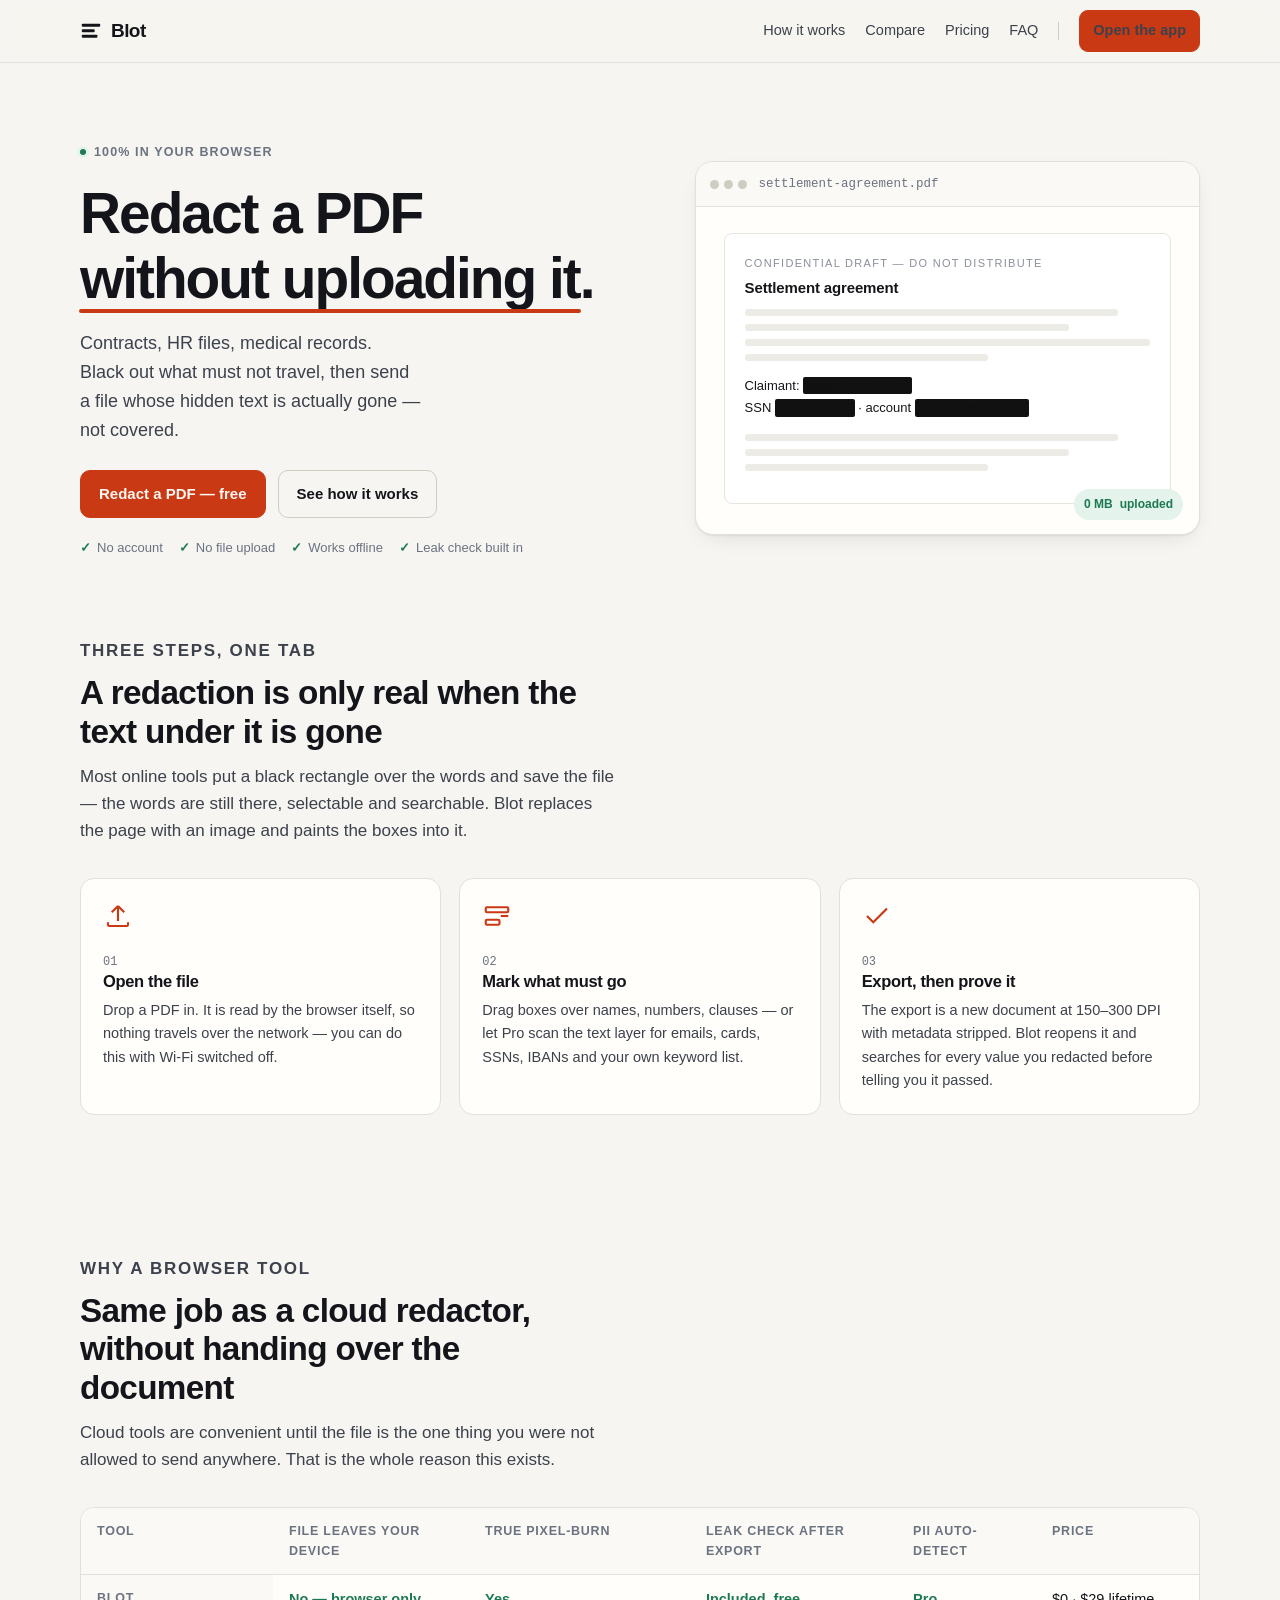
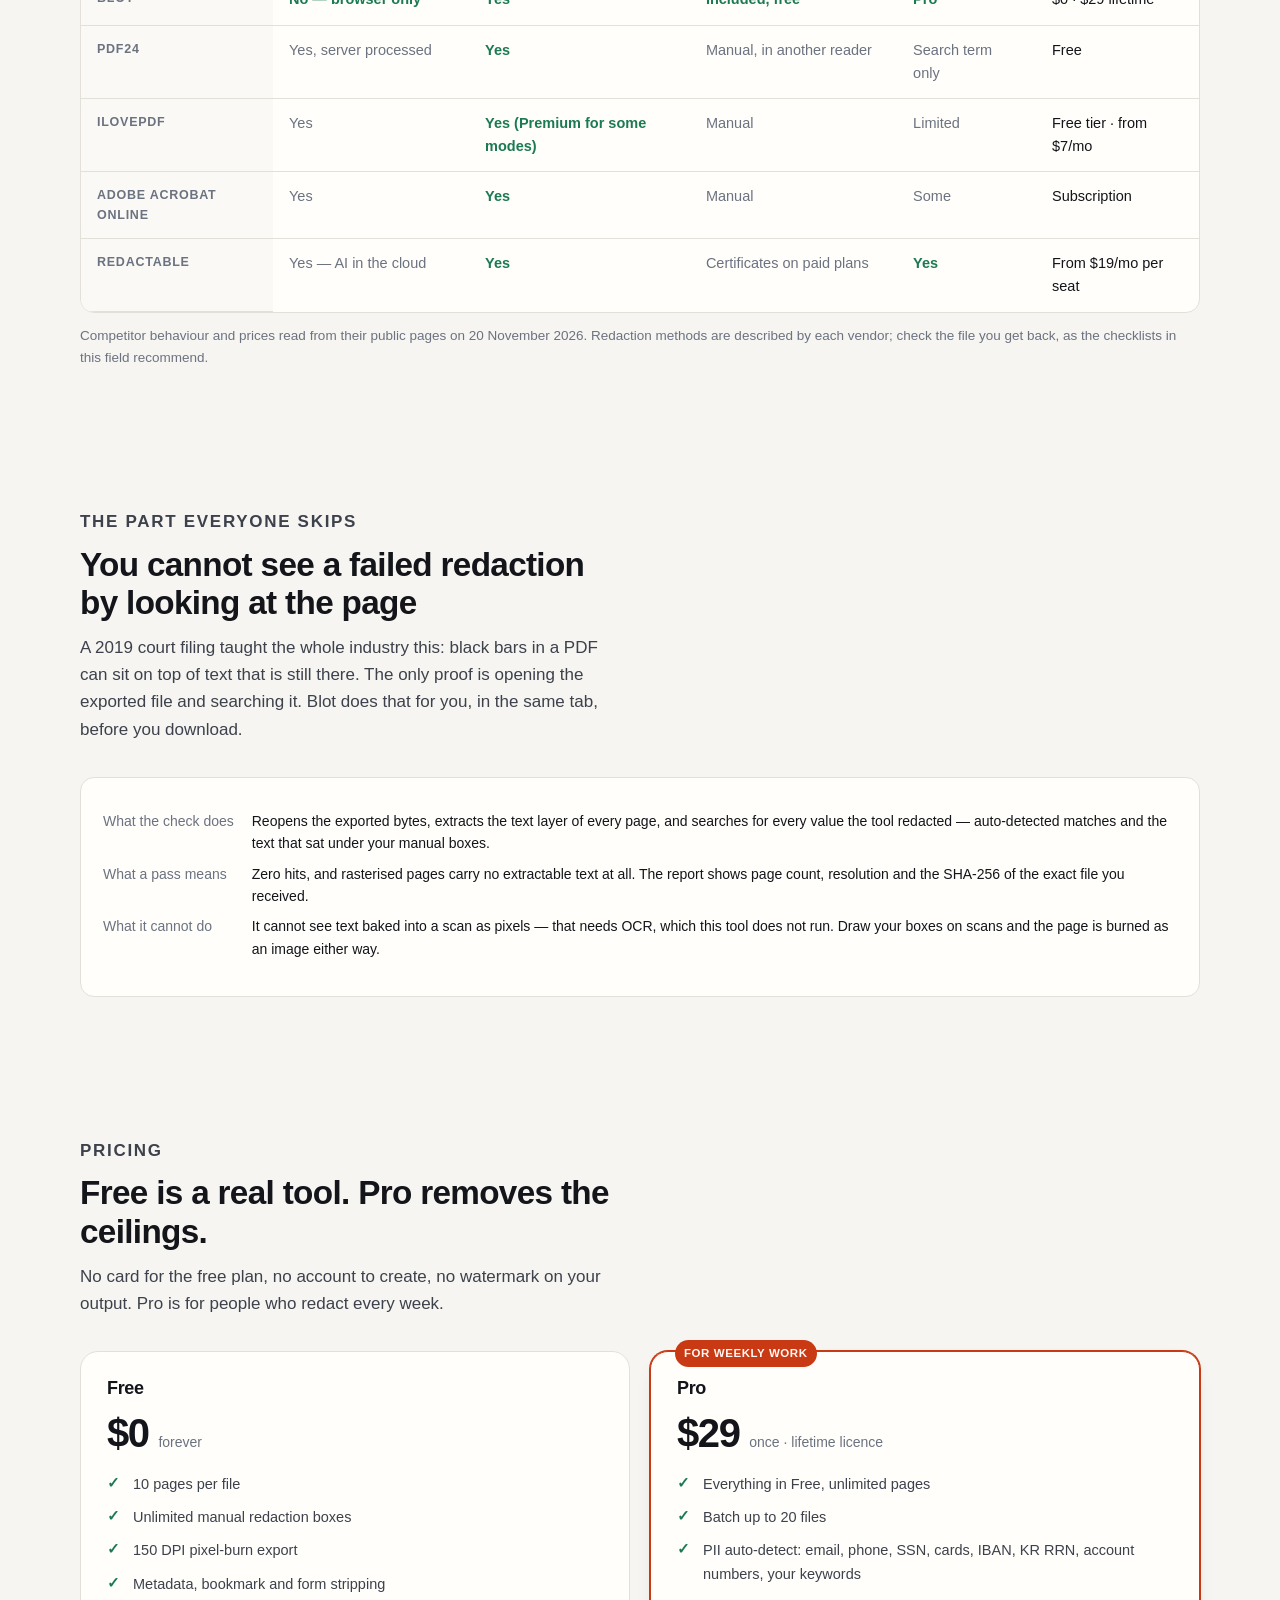
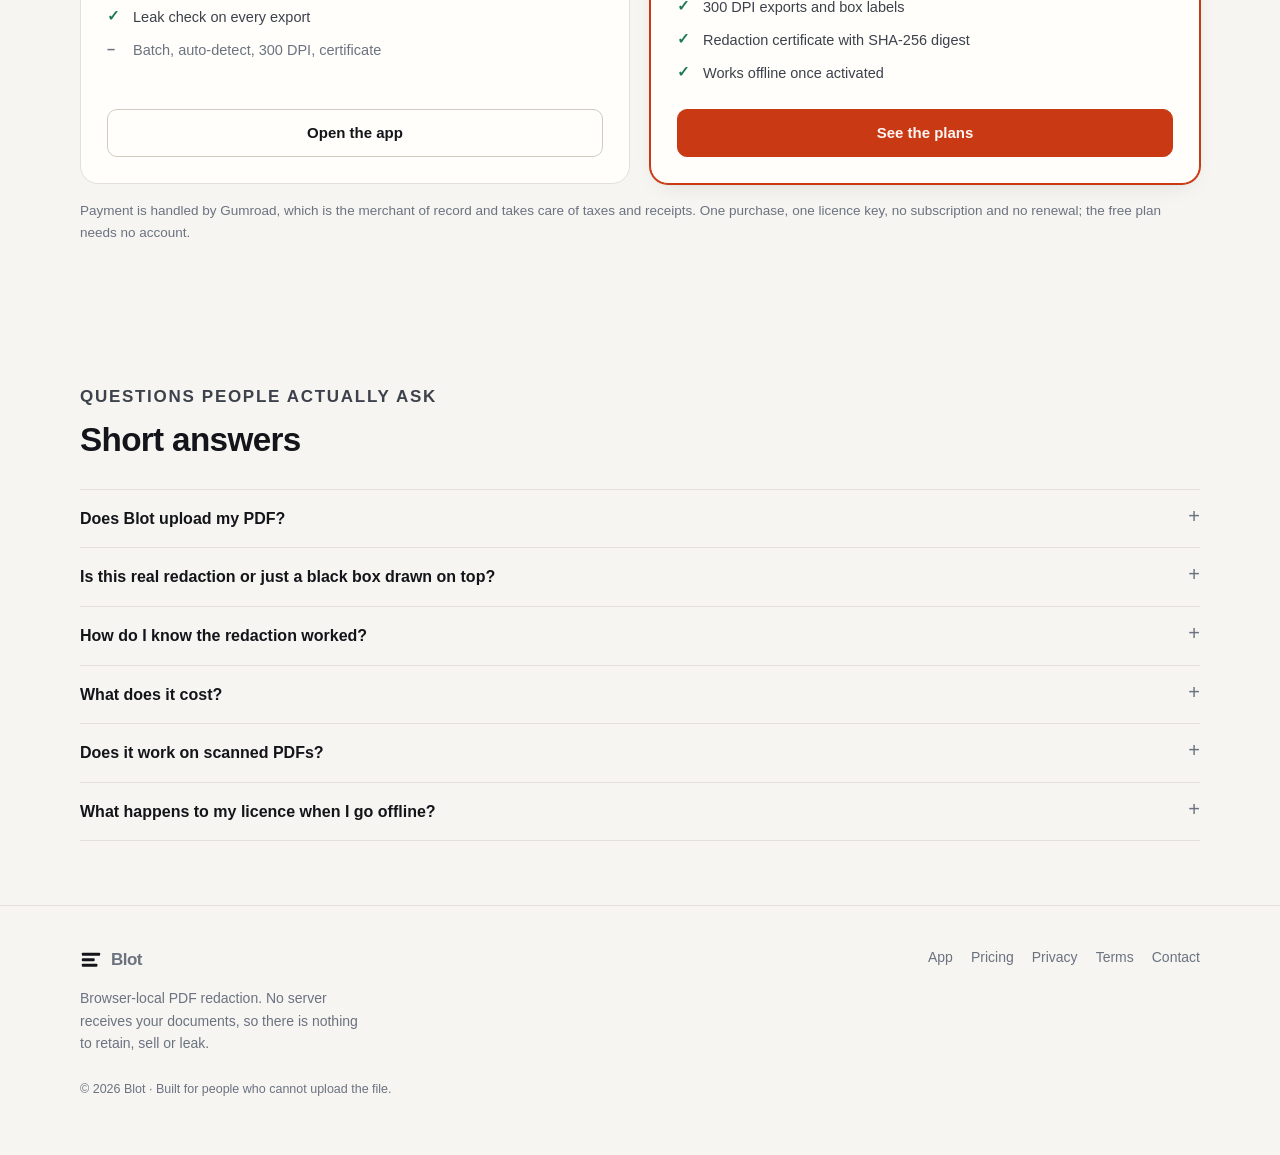
<file: index.html>
<!DOCTYPE html>
<html lang="en">
<head>
<meta charset="utf-8">
<meta name="viewport" content="width=device-width, initial-scale=1">
<title>Redact a PDF without uploading it — Blot</title>
<meta name="description" content="Browser-local PDF redaction for contracts, HR files and medical records. Pages are pixel-burned at 150–300 DPI, metadata is stripped, and a built-in leak check proves the text is gone. No account, no upload, free for small files.">
<link rel="canonical" href="https://neo970720.github.io/blot-pdf/">
<meta name="theme-color" content="#f6f5f1" media="(prefers-color-scheme: light)">
<meta name="theme-color" content="#0d0e11" media="(prefers-color-scheme: dark)">
<meta property="og:type" content="website">
<meta property="og:site_name" content="Blot">
<meta property="og:title" content="Redact a PDF without uploading it — Blot">
<meta property="og:description" content="Files stay in your browser. Redactions are burned into the page, metadata is stripped, and the export is checked for leftovers before you send it.">
<meta property="og:url" content="https://neo970720.github.io/blot-pdf/">
<meta property="og:image" content="https://neo970720.github.io/blot-pdf/assets/og.png">
<meta property="og:image:width" content="1200">
<meta property="og:image:height" content="630">
<meta name="twitter:card" content="summary_large_image">
<meta name="twitter:title" content="Redact a PDF without uploading it — Blot">
<meta name="twitter:description" content="Browser-local PDF redaction with a built-in leak check.">
<meta name="twitter:image" content="https://neo970720.github.io/blot-pdf/assets/og.png">
<link rel="icon" href="assets/favicon.svg" type="image/svg+xml">
<link rel="manifest" href="manifest.webmanifest">
<link rel="stylesheet" href="assets/style.css">
<script type="application/ld+json">
{
  "@context": "https://schema.org",
  "@type": "SoftwareApplication",
  "name": "Blot",
  "applicationCategory": "BusinessApplication",
  "applicationSubCategory": "PDF redaction",
  "operatingSystem": "Any modern browser (Chrome, Edge, Safari, Firefox) — desktop and mobile",
  "url": "https://neo970720.github.io/blot-pdf/",
  "description": "Browser-local PDF redaction. Redacted pages are rasterised so the underlying text is destroyed, document metadata is removed, and the exported file can be checked for leftovers inside the app.",
  "image": "https://neo970720.github.io/blot-pdf/assets/og.png",
  "featureList": [
    "Redaction that rasterises the page instead of drawing a black rectangle over it",
    "No upload: files are parsed and rewritten in the browser",
    "PII auto-detect for emails, phone numbers, SSNs, card numbers, IBANs and Korean resident numbers",
    "Metadata, bookmark, form and attachment stripping",
    "Built-in leak check that reopens the export and searches for redacted values",
    "Redaction certificate with SHA-256 digest"
  ],
  "offers": [
    { "@type": "Offer", "name": "Free", "price": "0", "priceCurrency": "USD", "description": "10 pages per file, 150 DPI, manual redaction boxes, leak check." },
    { "@type": "Offer", "name": "Pro lifetime", "price": "29", "priceCurrency": "USD", "description": "Unlimited pages, batch, PII auto-detect, 300 DPI, certificate. One payment, no subscription." }
  ]
}
</script>
<script type="application/ld+json">
{
  "@context": "https://schema.org",
  "@type": "FAQPage",
  "mainEntity": [
    {
      "@type": "Question",
      "name": "Does Blot upload my PDF?",
      "acceptedAnswer": { "@type": "Answer", "text": "No. Blot is a static site: the PDF is read, redacted and written again inside your browser tab. There is no endpoint that accepts files, and the app keeps working after you switch off your connection." }
    },
    {
      "@type": "Question",
      "name": "Is this real redaction or just a black box drawn on top?",
      "acceptedAnswer": { "@type": "Answer", "text": "Real redaction. Any page with a redaction is converted to an image at 150–300 DPI and the boxes are painted into that image, so the text underneath no longer exists in the file. Pages without redactions are copied as vectors with annotations removed, and the export is written as a new document, so bookmarks, form fields and attachments from the original are not carried over." }
    },
    {
      "@type": "Question",
      "name": "How do I know the redaction worked?",
      "acceptedAnswer": { "@type": "Answer", "text": "The app reopens the file it just produced and searches the text layer for every value it redacted. The result appears in the report panel with the page count, resolution and SHA-256 of the output. You can run the same check in any PDF reader by searching for the redacted word." }
    },
    {
      "@type": "Question",
      "name": "What does it cost?",
      "acceptedAnswer": { "@type": "Answer", "text": "Free covers files up to 10 pages with manual redactions at 150 DPI, including the leak check, with no account. Pro is $29 once — a lifetime licence — and adds unlimited pages, batch processing, PII auto-detect, 300 DPI, box labels and a redaction certificate." }
    },
    {
      "@type": "Question",
      "name": "Does it work on scanned PDFs?",
      "acceptedAnswer": { "@type": "Answer", "text": "Yes for redacting them: you can draw boxes over a scanned page and the page is rasterised, so the pixels are gone. Automatic detection needs a text layer, so on a pure scan you draw the boxes yourself (or run OCR elsewhere first)." }
    },
    {
      "@type": "Question",
      "name": "What happens to my licence when I go offline?",
      "acceptedAnswer": { "@type": "Answer", "text": "A licence key is checked once against Gumroad and then cached in this browser, so Pro keeps working offline and on a plane. It is re-checked in the background at most once a week when you are online." }
    }
  ]
}
</script>
</head>
<body>

<header class="topbar">
  <div class="wrap topbar-inner">
    <a class="brand" href="index.html" aria-label="Blot home">
      <svg class="mark" viewBox="0 0 24 24" aria-hidden="true"><rect x="2" y="4" width="20" height="3.4" rx="1"/><rect x="2" y="10" width="14" height="3.4" rx="1"/><rect x="2" y="16" width="17" height="3.4" rx="1"/></svg>
      <span>Blot</span>
    </a>
    <nav class="nav" aria-label="Main">
      <a href="#how">How it works</a>
      <a href="#compare" class="hide-sm">Compare</a>
      <a href="pricing.html">Pricing</a>
      <a href="#faq" class="hide-sm">FAQ</a>
      <span class="navline" aria-hidden="true"></span>
      <a class="btn btn-accent btn-sm" href="app/index.html">Open the app</a>
    </nav>
  </div>
</header>

<main>
  <section class="hero">
    <div class="wrap hero-grid">
      <div>
        <p class="eyebrow"><span class="dot" aria-hidden="true"></span>100% in your browser</p>
        <h1 class="hero-title">Redact a PDF <span class="strike">without uploading it</span>.</h1>
        <p class="hero-sub">Contracts, HR files, medical records. Black out what must not travel, then send a file whose hidden text is actually gone — not covered.</p>
        <div class="hero-cta">
          <a class="btn btn-accent" href="app/index.html">Redact a PDF — free</a>
          <a class="btn btn-ghost" href="#how">See how it works</a>
        </div>
        <div class="hero-note">
          <span><b class="tick">✓</b> No account</span>
          <span><b class="tick">✓</b> No file upload</span>
          <span><b class="tick">✓</b> Works offline</span>
          <span><b class="tick">✓</b> Leak check built in</span>
        </div>
      </div>

      <div class="demo-card" aria-hidden="true">
        <div class="demo-head">
          <span class="dots"><i></i><i></i><i></i></span>
          <span class="name">settlement-agreement.pdf</span>
        </div>
        <div class="demo-body">
          <div class="demo-paper">
            <div class="ph">Confidential draft — do not distribute</div>
            <h4>Settlement agreement</h4>
            <div class="ln w92"></div>
            <div class="ln w80"></div>
            <div class="ln"></div>
            <div class="ln w60"></div>
            <p style="margin-top:14px">Claimant: <span class="redactbar">Maya Ferrell-Ruiz</span></p>
            <p>SSN <span class="redactbar">427-88-1930</span> · account <span class="redactbar">GB29 NWBK 6016</span></p>
            <div class="ln w92" style="margin-top:14px"></div>
            <div class="ln w80"></div>
            <div class="ln w60"></div>
          </div>
          <span class="demo-badge"><b>0 MB</b> uploaded</span>
        </div>
      </div>
    </div>
  </section>

  <section id="how" style="padding-top:26px">
    <div class="wrap">
      <div class="section-head">
        <p class="kicker">Three steps, one tab</p>
        <h2>A redaction is only real when the text under it is gone</h2>
        <p>Most online tools put a black rectangle over the words and save the file — the words are still there, selectable and searchable. Blot replaces the page with an image and paints the boxes into it.</p>
      </div>
      <div class="grid3">
        <article class="card">
          <svg class="ico" viewBox="0 0 24 24" fill="none" stroke="currentColor" stroke-width="1.7" aria-hidden="true"><path d="M12 16V4m0 0L7 9m5-5 5 5"/><path d="M4 17v2a1 1 0 0 0 1 1h14a1 1 0 0 0 1-1v-2"/></svg>
          <p class="num">01</p>
          <h3>Open the file</h3>
          <p>Drop a PDF in. It is read by the browser itself, so nothing travels over the network — you can do this with Wi-Fi switched off.</p>
        </article>
        <article class="card">
          <svg class="ico" viewBox="0 0 24 24" fill="none" stroke="currentColor" stroke-width="1.7" aria-hidden="true"><rect x="3" y="5" width="18" height="4" rx="1"/><rect x="3" y="15" width="11" height="4" rx="1"/><path d="M15 12h6"/></svg>
          <p class="num">02</p>
          <h3>Mark what must go</h3>
          <p>Drag boxes over names, numbers, clauses — or let Pro scan the text layer for emails, cards, SSNs, IBANs and your own keyword list.</p>
        </article>
        <article class="card">
          <svg class="ico" viewBox="0 0 24 24" fill="none" stroke="currentColor" stroke-width="1.7" aria-hidden="true"><path d="M20 6 9 17l-5-5"/></svg>
          <p class="num">03</p>
          <h3>Export, then prove it</h3>
          <p>The export is a new document at 150–300 DPI with metadata stripped. Blot reopens it and searches for every value you redacted before telling you it passed.</p>
        </article>
      </div>
    </div>
  </section>

  <section id="compare">
    <div class="wrap">
      <div class="section-head">
        <p class="kicker">Why a browser tool</p>
        <h2>Same job as a cloud redactor, without handing over the document</h2>
        <p>Cloud tools are convenient until the file is the one thing you were not allowed to send anywhere. That is the whole reason this exists.</p>
      </div>
      <div class="compare table-scroll">
        <table>
          <caption class="sr-only">Comparison of Blot with common online PDF redaction tools</caption>
          <thead>
            <tr>
              <th scope="col">Tool</th>
              <th scope="col">File leaves your device</th>
              <th scope="col">True pixel-burn</th>
              <th scope="col">Leak check after export</th>
              <th scope="col">PII auto-detect</th>
              <th scope="col">Price</th>
            </tr>
          </thead>
          <tbody>
            <tr>
              <th scope="row">Blot</th>
              <td class="yes">No — browser only</td>
              <td class="yes">Yes</td>
              <td class="yes">Included, free</td>
              <td class="yes">Pro</td>
              <td>$0 · $29 lifetime</td>
            </tr>
            <tr>
              <th scope="row">PDF24</th>
              <td class="no">Yes, server processed</td>
              <td class="yes">Yes</td>
              <td class="no">Manual, in another reader</td>
              <td class="no">Search term only</td>
              <td>Free</td>
            </tr>
            <tr>
              <th scope="row">iLovePDF</th>
              <td class="no">Yes</td>
              <td class="yes">Yes (Premium for some modes)</td>
              <td class="no">Manual</td>
              <td class="no">Limited</td>
              <td>Free tier · from $7/mo</td>
            </tr>
            <tr>
              <th scope="row">Adobe Acrobat online</th>
              <td class="no">Yes</td>
              <td class="yes">Yes</td>
              <td class="no">Manual</td>
              <td class="no">Some</td>
              <td>Subscription</td>
            </tr>
            <tr>
              <th scope="row">Redactable</th>
              <td class="no">Yes — AI in the cloud</td>
              <td class="yes">Yes</td>
              <td class="no">Certificates on paid plans</td>
              <td class="yes">Yes</td>
              <td>From $19/mo per seat</td>
            </tr>
          </tbody>
        </table>
      </div>
      <p class="small muted" style="margin-top:12px">Competitor behaviour and prices read from their public pages on 20 November 2026. Redaction methods are described by each vendor; check the file you get back, as the checklists in this field recommend.</p>
    </div>
  </section>

  <section id="verify">
    <div class="wrap">
      <div class="section-head">
        <p class="kicker">The part everyone skips</p>
        <h2>You cannot see a failed redaction by looking at the page</h2>
        <p>A 2019 court filing taught the whole industry this: black bars in a PDF can sit on top of text that is still there. The only proof is opening the exported file and searching it. Blot does that for you, in the same tab, before you download.</p>
      </div>
      <div class="compare" style="padding:22px">
        <dl class="kv" style="font-size:14px;gap:8px 18px">
          <dt>What the check does</dt><dd>Reopens the exported bytes, extracts the text layer of every page, and searches for every value the tool redacted — auto-detected matches and the text that sat under your manual boxes.</dd>
          <dt>What a pass means</dt><dd>Zero hits, and rasterised pages carry no extractable text at all. The report shows page count, resolution and the SHA-256 of the exact file you received.</dd>
          <dt>What it cannot do</dt><dd>It cannot see text baked into a scan as pixels — that needs OCR, which this tool does not run. Draw your boxes on scans and the page is burned as an image either way.</dd>
        </dl>
      </div>
    </div>
  </section>

  <section id="pricing">
    <div class="wrap">
      <div class="section-head">
        <p class="kicker">Pricing</p>
        <h2>Free is a real tool. Pro removes the ceilings.</h2>
        <p>No card for the free plan, no account to create, no watermark on your output. Pro is for people who redact every week.</p>
      </div>
      <div class="price-grid">
        <div class="plan">
          <h3>Free</h3>
          <p class="price">$0 <small>forever</small></p>
          <ul>
            <li><b class="tick">✓</b> 10 pages per file</li>
            <li><b class="tick">✓</b> Unlimited manual redaction boxes</li>
            <li><b class="tick">✓</b> 150 DPI pixel-burn export</li>
            <li><b class="tick">✓</b> Metadata, bookmark and form stripping</li>
            <li><b class="tick">✓</b> Leak check on every export</li>
            <li class="off"><b class="tick">–</b> Batch, auto-detect, 300 DPI, certificate</li>
          </ul>
          <div class="spacer"></div>
          <a class="btn btn-ghost btn-block" href="app/index.html">Open the app</a>
        </div>
        <div class="plan featured">
          <span class="tag">For weekly work</span>
          <h3>Pro</h3>
          <p class="price">$29 <small>once · lifetime licence</small></p>
          <ul>
            <li><b class="tick">✓</b> Everything in Free, unlimited pages</li>
            <li><b class="tick">✓</b> Batch up to 20 files</li>
            <li><b class="tick">✓</b> PII auto-detect: email, phone, SSN, cards, IBAN, KR RRN, account numbers, your keywords</li>
            <li><b class="tick">✓</b> 300 DPI exports and box labels</li>
            <li><b class="tick">✓</b> Redaction certificate with SHA-256 digest</li>
            <li><b class="tick">✓</b> Works offline once activated</li>
          </ul>
          <div class="spacer"></div>
          <a class="btn btn-accent btn-block" href="pricing.html">See the plans</a>
        </div>
      </div>
      <p class="small muted" style="margin-top:16px">Payment is handled by Gumroad, which is the merchant of record and takes care of taxes and receipts. One purchase, one licence key, no subscription and no renewal; the free plan needs no account.</p>
    </div>
  </section>

  <section id="faq">
    <div class="wrap">
      <div class="section-head">
        <p class="kicker">Questions people actually ask</p>
        <h2>Short answers</h2>
      </div>
      <div class="faq">
        <details>
          <summary>Does Blot upload my PDF?</summary>
          <p>No. Blot is a static site. The PDF is read, redacted and written again inside your browser tab. There is no endpoint that accepts files, and the app keeps working after you switch off your connection.</p>
        </details>
        <details>
          <summary>Is this real redaction or just a black box drawn on top?</summary>
          <p>Real redaction. Any page with a redaction is converted to an image at 150–300 DPI and the boxes are painted into that image, so the text underneath no longer exists in the file. Pages without redactions are copied as vectors with annotations removed, and the export is written as a new document, so bookmarks, form fields and attachments from the original are not carried over.</p>
        </details>
        <details>
          <summary>How do I know the redaction worked?</summary>
          <p>The app reopens the file it just produced and searches the text layer for every value it redacted. The result appears in the report panel with the page count, resolution and SHA-256 of the output. You can run the same check in any PDF reader by searching for the redacted word.</p>
        </details>
        <details>
          <summary>What does it cost?</summary>
          <p>Free covers files up to 10 pages with manual redactions at 150 DPI, including the leak check, with no account. Pro is $29 once — a lifetime licence, no subscription — and adds unlimited pages, batch processing, PII auto-detect, 300 DPI, box labels and a redaction certificate.</p>
        </details>
        <details>
          <summary>Does it work on scanned PDFs?</summary>
          <p>Yes for redacting them: you draw boxes over the scan and the page is rasterised, so those pixels are gone. Automatic detection needs a text layer, so on a pure scan you mark the boxes yourself (or run OCR elsewhere first).</p>
        </details>
        <details>
          <summary>What happens to my licence when I go offline?</summary>
          <p>A licence key is checked once against Gumroad and then cached in this browser, so Pro keeps working offline. It is re-checked in the background at most once a week when you are online.</p>
        </details>
      </div>
    </div>
  </section>
</main>

<footer>
  <div class="wrap foot-grid">
    <div>
      <a class="brand" href="index.html" style="font-size:17px">
        <svg class="mark" viewBox="0 0 24 24" aria-hidden="true"><rect x="2" y="4" width="20" height="3.4" rx="1"/><rect x="2" y="10" width="14" height="3.4" rx="1"/><rect x="2" y="16" width="17" height="3.4" rx="1"/></svg>
        <span>Blot</span>
      </a>
      <p style="margin-top:10px;max-width:36ch">Browser-local PDF redaction. No server receives your documents, so there is nothing to retain, sell or leak.</p>
    </div>
    <div class="foot-links">
      <a href="app/index.html">App</a>
      <a href="pricing.html">Pricing</a>
      <a href="privacy.html">Privacy</a>
      <a href="terms.html">Terms</a>
      <a href="mailto:neo970720@gmail.com">Contact</a>
    </div>
  </div>
  <div class="wrap" style="margin-top:24px;font-size:12.5px">
    © <span id="year">2026</span> Blot · Built for people who cannot upload the file.
  </div>
</footer>

<script>document.getElementById("year").textContent = new Date().getFullYear();</script>
</body>
</html>
</file>
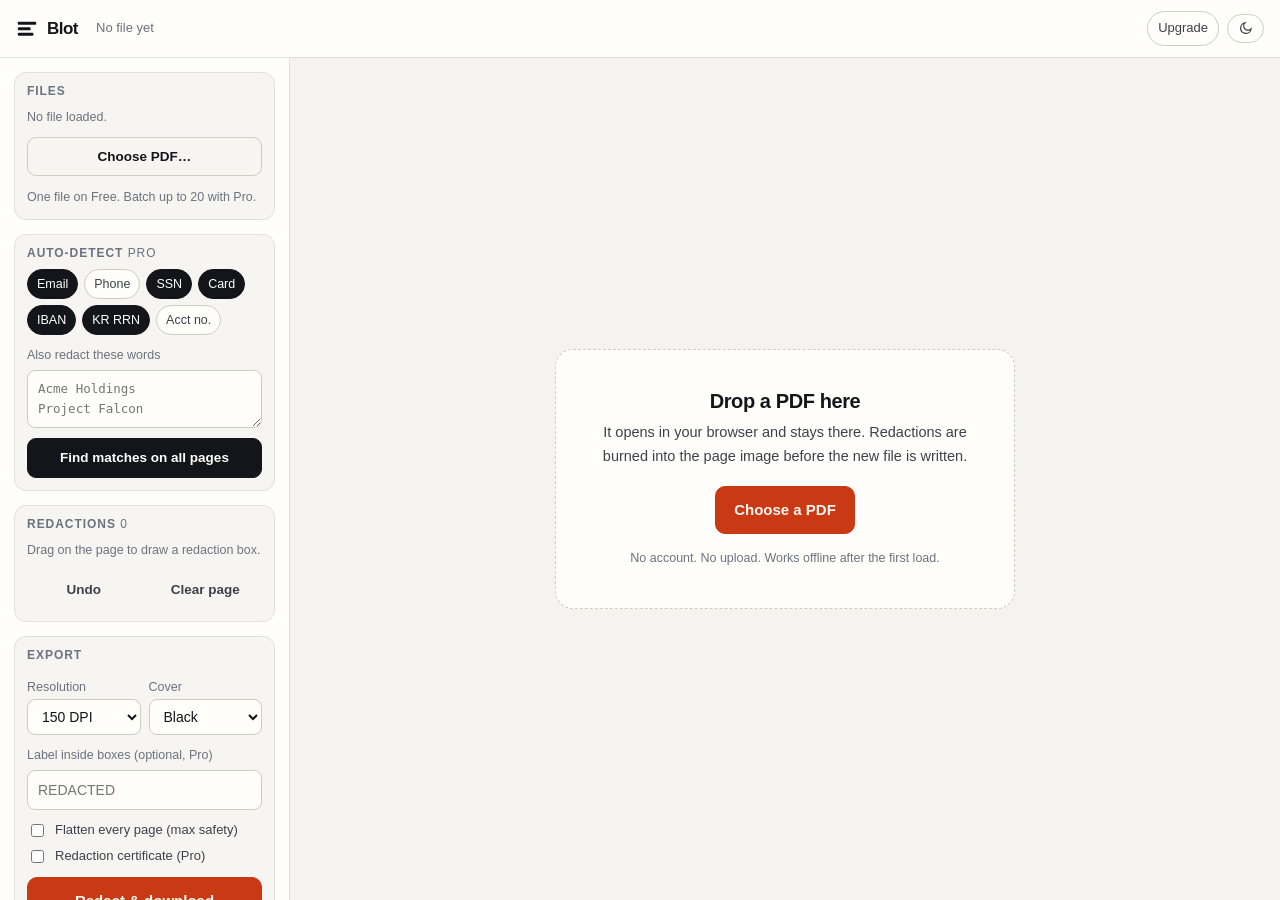
<file: app/index.html>
<!DOCTYPE html>
<html lang="en">
<head>
<meta charset="utf-8">
<meta name="viewport" content="width=device-width, initial-scale=1">
<title>Redact a PDF — Blot</title>
<meta name="description" content="Redact PDFs in your browser. Nothing is uploaded: pages with redactions are pixel-burned at 150–300 DPI, metadata is stripped, and you can verify the export before sharing it.">
<link rel="canonical" href="https://neo970720.github.io/blot-pdf/app/">
<meta name="robots" content="noindex,follow">
<meta name="theme-color" content="#f6f5f1" media="(prefers-color-scheme: light)">
<meta name="theme-color" content="#0d0e11" media="(prefers-color-scheme: dark)">
<meta property="og:type" content="website">
<meta property="og:site_name" content="Blot">
<meta property="og:title" content="Redact a PDF — Blot">
<meta property="og:description" content="Browser-local PDF redaction with a built-in leak check. Your file never leaves the tab.">
<meta property="og:url" content="https://neo970720.github.io/blot-pdf/app/">
<meta property="og:image" content="https://neo970720.github.io/blot-pdf/assets/og.png">
<meta name="twitter:card" content="summary_large_image">
<link rel="icon" href="../assets/favicon.svg" type="image/svg+xml">
<link rel="manifest" href="../manifest.webmanifest">
<link rel="stylesheet" href="../assets/style.css">
</head>
<body class="app">

<header class="appbar">
  <a class="brand" href="../index.html" aria-label="Blot home">
    <svg class="mark" viewBox="0 0 24 24" aria-hidden="true"><rect x="2" y="4" width="20" height="3.4" rx="1"/><rect x="2" y="10" width="14" height="3.4" rx="1"/><rect x="2" y="16" width="17" height="3.4" rx="1"/></svg>
    <span class="word">Blot</span>
  </a>
  <span class="filemeta" id="fileMeta">No file yet</span>
  <div class="right">
    <span class="pro-badge" id="proBadge">Pro</span>
    <button class="iconbtn tools-toggle" id="toolsBtn" type="button" aria-expanded="false">Tools</button>
    <button class="iconbtn" id="licenseBtn" type="button">Upgrade</button>
    <button class="iconbtn" id="themeBtn" type="button" aria-label="Toggle dark mode" title="Toggle dark mode">
      <svg width="15" height="15" viewBox="0 0 24 24" fill="none" stroke="currentColor" stroke-width="2" aria-hidden="true"><path d="M21 12.8A8.5 8.5 0 1 1 11.2 3a6.6 6.6 0 0 0 9.8 9.8Z"/></svg>
    </button>
  </div>
</header>

<main class="workspace">
  <aside class="side" aria-label="Tools">

    <section class="panel" aria-labelledby="files-h">
      <h3 id="files-h">Files</h3>
      <div class="list" id="fileList" aria-live="polite"></div>
      <div class="field">
        <button class="btn btn-ghost btn-sm btn-block" id="addFileBtn" type="button">Choose PDF…</button>
        <p class="empty-note" id="batchNote" style="margin-top:6px">One file on Free. Batch up to 20 with Pro.</p>
      </div>
      <input type="file" id="fileInput" accept="application/pdf,.pdf" multiple hidden>
    </section>

    <section class="panel" aria-labelledby="detect-h">
      <h3 id="detect-h">Auto-detect <span class="pro-only muted" style="font-weight:400">Pro</span></h3>
      <div class="chiprow" id="catChips">
        <button class="chip" type="button" data-cat="email" aria-pressed="true">Email</button>
        <button class="chip" type="button" data-cat="phone" aria-pressed="false">Phone</button>
        <button class="chip" type="button" data-cat="ssn" aria-pressed="true">SSN</button>
        <button class="chip" type="button" data-cat="card" aria-pressed="true">Card</button>
        <button class="chip" type="button" data-cat="iban" aria-pressed="true">IBAN</button>
        <button class="chip" type="button" data-cat="krn" aria-pressed="true">KR RRN</button>
        <button class="chip" type="button" data-cat="acct" aria-pressed="false">Acct no.</button>
      </div>
      <div class="field">
        <label for="keywords">Also redact these words</label>
        <textarea class="input" id="keywords" placeholder="Acme Holdings&#10;Project Falcon"></textarea>
      </div>
      <div class="field">
        <button class="btn btn-sm btn-block" id="detectBtn" type="button">Find matches on all pages</button>
      </div>
    </section>

    <section class="panel" aria-labelledby="redactions-h">
      <h3 id="redactions-h">Redactions <span class="muted" id="redactionCount" style="font-weight:400">0</span></h3>
      <div class="list" id="redactionList" aria-live="polite"></div>
      <p class="empty-note" id="redactionHint">Drag on the page to draw a redaction box.</p>
      <div class="field row2">
        <button class="btn btn-quiet btn-sm" id="undoBtn" type="button">Undo</button>
        <button class="btn btn-quiet btn-sm" id="clearBtn" type="button">Clear page</button>
      </div>
    </section>

    <section class="panel" aria-labelledby="export-h">
      <h3 id="export-h">Export</h3>
      <div class="field row2">
        <div>
          <label for="dpi">Resolution</label>
          <select class="input" id="dpi">
            <option value="150">150 DPI</option>
            <option value="200">200 DPI</option>
            <option value="300" data-pro="1">300 DPI · Pro</option>
          </select>
        </div>
        <div>
          <label for="fill">Cover</label>
          <select class="input" id="fill">
            <option value="black">Black</option>
            <option value="white">White</option>
            <option value="#1f3a5f" data-pro="1">Navy · Pro</option>
          </select>
        </div>
      </div>
      <div class="field">
        <label for="labelText">Label inside boxes <span class="muted">(optional, Pro)</span></label>
        <input class="input" id="labelText" type="text" maxlength="24" placeholder="REDACTED" data-pro="1">
      </div>
      <div class="field">
        <label style="display:flex;gap:8px;align-items:center;font-size:13px;color:var(--ink-2)">
          <input type="checkbox" id="flattenAll"> Flatten every page (max safety)
        </label>
        <label style="display:flex;gap:8px;align-items:center;font-size:13px;color:var(--ink-2)">
          <input type="checkbox" id="wantCert" data-pro="1"> Redaction certificate (Pro)
        </label>
      </div>
      <div class="field">
        <button class="btn btn-accent btn-block" id="exportBtn" type="button">Redact &amp; download</button>
        <button class="btn btn-ghost btn-block" id="exportAllBtn" type="button" hidden style="margin-top:8px">Redact all files</button>
      </div>
      <div id="reportSlot"></div>
    </section>

    <section class="panel" aria-labelledby="limits-h">
      <h3 id="limits-h">This build</h3>
      <p class="empty-note" id="planNote">Free · 10 pages per file · 150 DPI · manual boxes · leak check included.</p>
      <p class="empty-note" style="margin-top:6px">Processing happens in this tab. Blot has no upload endpoint.</p>
    </section>
  </aside>

  <div class="canvasarea" id="canvasArea">
    <div class="dropzone" id="dropzone">
      <div class="dropinner">
        <h2>Drop a PDF here</h2>
        <p>It opens in your browser and stays there. Redactions are burned into the page image before the new file is written.</p>
        <button class="btn btn-accent" id="pickBtn" type="button">Choose a PDF</button>
        <p class="tiny">No account. No upload. Works offline after the first load.</p>
      </div>
    </div>

    <div class="pagecard" id="pageCard" hidden>
      <canvas id="pageCanvas" aria-label="Page preview"></canvas>
      <div class="overlay" id="overlay"></div>
    </div>

    <div class="pagebar" id="pageBar" hidden>
      <button type="button" id="prevBtn" aria-label="Previous page">←</button>
      <span class="pg" id="pageLabel">1 / 1</span>
      <button type="button" id="nextBtn" aria-label="Next page">→</button>
      <span class="divider"></span>
      <button type="button" id="zoomOut" aria-label="Zoom out">−</button>
      <span class="pg" id="zoomLabel" style="min-width:48px">100%</span>
      <button type="button" id="zoomIn" aria-label="Zoom in">+</button>
    </div>
  </div>
</main>

<div class="modal-backdrop" id="licenseModal" role="dialog" aria-modal="true" aria-labelledby="licenseTitle">
  <div class="modal">
    <h2 id="licenseTitle">Blot Pro</h2>
    <p>Unlimited pages and batch files, PII auto-detect, 300 DPI, box labels and a signed-by-hash redaction certificate. Files still never leave your browser.</p>
    <div class="field row2" style="margin-top:18px">
      <a class="btn btn-accent" id="buyPro" href="https://sheetwrightstudio.gumroad.com/l/blot-pro" target="_blank" rel="noopener">Get Blot Pro — $29 lifetime</a>
    </div>
    <div class="field" style="margin-top:18px">
      <label for="licenseKey">Already have a licence key?</label>
      <input class="input" id="licenseKey" type="text" autocomplete="off" spellcheck="false" placeholder="83DB262A-C19D3B06-A5235A6B-8C079166">
    </div>
    <p class="small muted" id="licenseMsg" style="margin-top:8px">Paste the key from your Gumroad receipt. It is checked once, then cached in this browser for offline use.</p>
    <div class="actions">
      <button class="btn btn-quiet" id="licenseCancel" type="button">Close</button>
      <button class="btn btn-ghost" id="licenseRemove" type="button" hidden>Remove licence from this browser</button>
      <button class="btn" id="licenseActivate" type="button">Activate</button>
    </div>
  </div>
</div>

<div class="toast" id="toast" role="status" aria-live="polite"></div>

<script src="../vendor/pdf.min.js"></script>
<script src="../vendor/pdf-lib.min.js"></script>
<script src="../assets/config.js"></script>
<script src="../assets/license.js"></script>
<script src="../assets/engine.js"></script>
<script src="../assets/app.js"></script>
<script>
  if ("serviceWorker" in navigator) {
    window.addEventListener("load", function () {
      navigator.serviceWorker.register("../sw.js").catch(function () {});
    });
  }
</script>
</body>
</html>
</file>
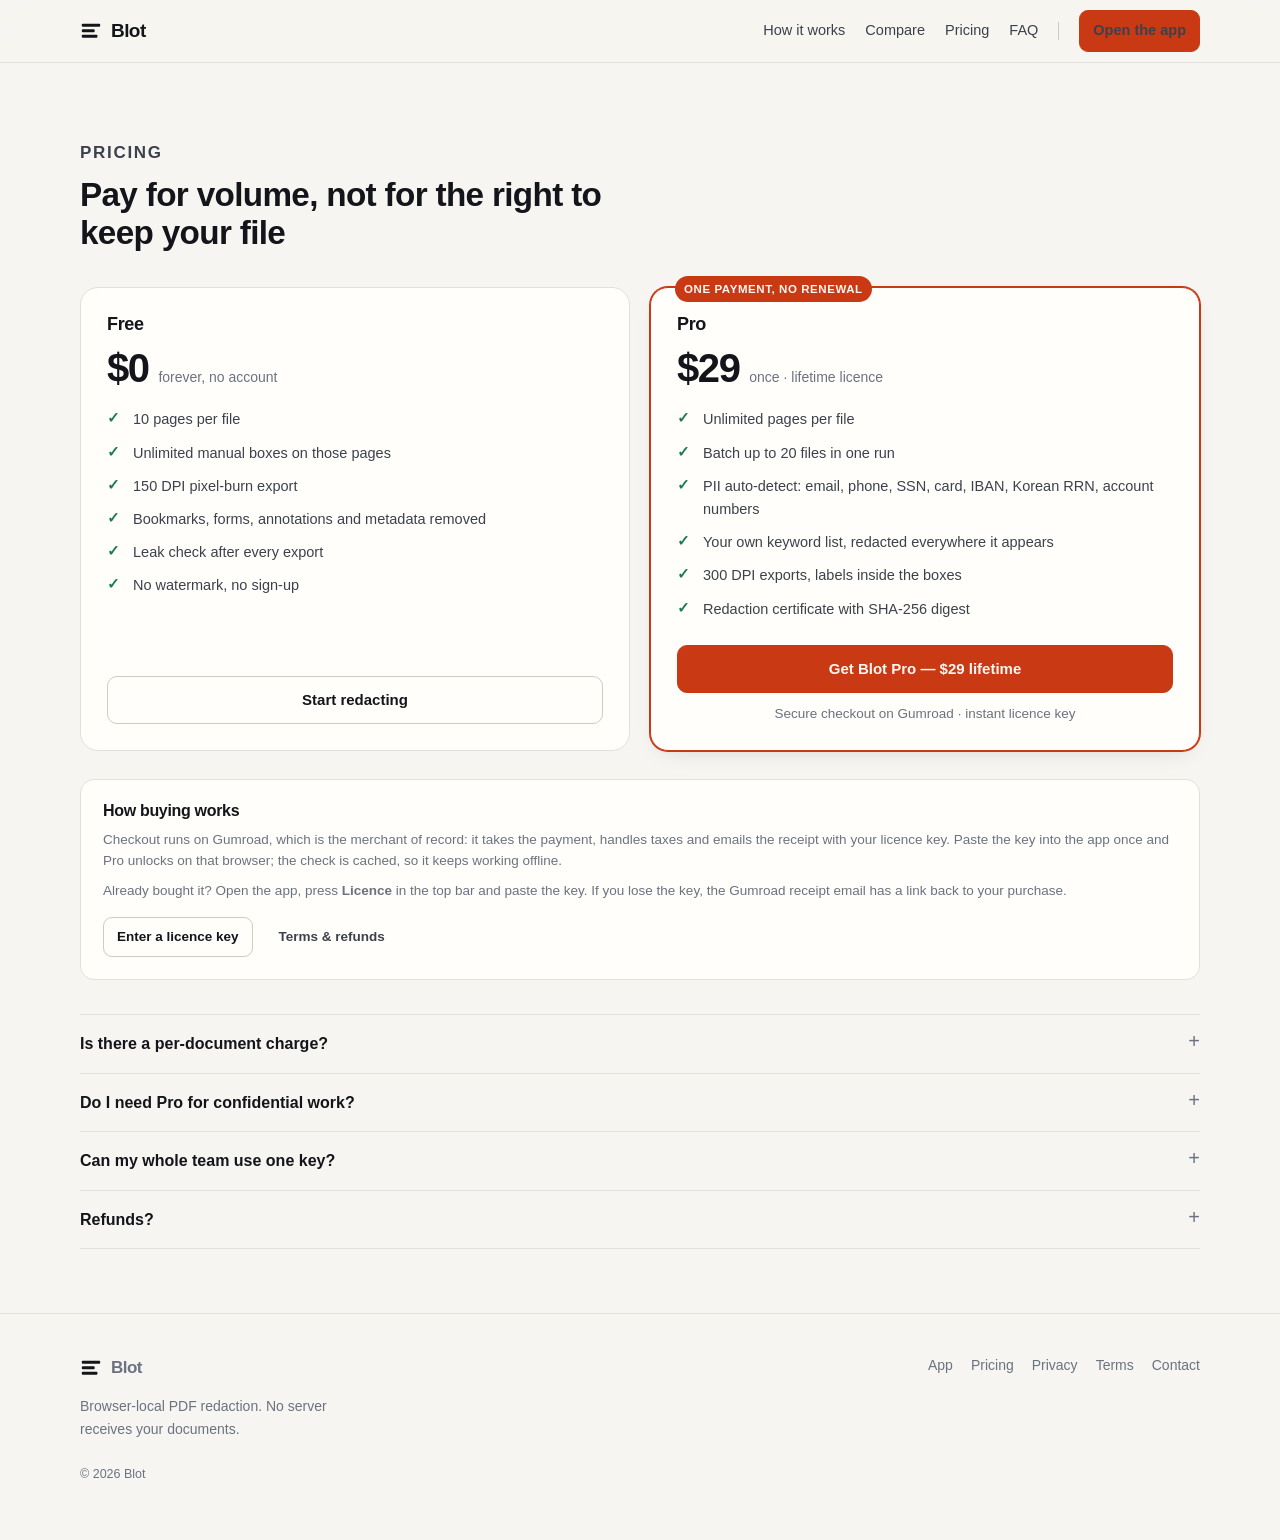
<file: pricing.html>
<!DOCTYPE html>
<html lang="en">
<head>
<meta charset="utf-8">
<meta name="viewport" content="width=device-width, initial-scale=1">
<title>Pricing — Blot PDF redaction</title>
<meta name="description" content="Blot pricing: free for files up to 10 pages with the leak check included. Pro is $29 once, a lifetime licence, for unlimited pages, batch, PII auto-detect, 300 DPI and a redaction certificate.">
<link rel="canonical" href="https://neo970720.github.io/blot-pdf/pricing.html">
<meta name="theme-color" content="#f6f5f1" media="(prefers-color-scheme: light)">
<meta name="theme-color" content="#0d0e11" media="(prefers-color-scheme: dark)">
<meta property="og:type" content="website">
<meta property="og:title" content="Pricing — Blot PDF redaction">
<meta property="og:description" content="Free plan with a leak check included. Pro $29 once, no subscription.">
<meta property="og:url" content="https://neo970720.github.io/blot-pdf/pricing.html">
<meta property="og:image" content="https://neo970720.github.io/blot-pdf/assets/og.png">
<link rel="icon" href="assets/favicon.svg" type="image/svg+xml">
<link rel="manifest" href="manifest.webmanifest">
<link rel="stylesheet" href="assets/style.css">
<script type="application/ld+json">
{
  "@context": "https://schema.org",
  "@type": "Product",
  "name": "Blot Pro",
  "description": "Browser-local PDF redaction: unlimited pages, batch processing, PII auto-detect, 300 DPI exports and a redaction certificate.",
  "brand": { "@type": "Brand", "name": "Blot" },
  "offers": [
    { "@type": "Offer", "name": "Free", "price": "0.00", "priceCurrency": "USD", "availability": "https://schema.org/InStock", "url": "https://neo970720.github.io/blot-pdf/pricing.html" },
    { "@type": "Offer", "name": "Pro lifetime", "price": "29.00", "priceCurrency": "USD", "availability": "https://schema.org/InStock", "url": "https://sheetwrightstudio.gumroad.com/l/blot-pro" }
  ]
}
</script>
</head>
<body>

<header class="topbar">
  <div class="wrap topbar-inner">
    <a class="brand" href="index.html" aria-label="Blot home">
      <svg class="mark" viewBox="0 0 24 24" aria-hidden="true"><rect x="2" y="4" width="20" height="3.4" rx="1"/><rect x="2" y="10" width="14" height="3.4" rx="1"/><rect x="2" y="16" width="17" height="3.4" rx="1"/></svg>
      <span>Blot</span>
    </a>
    <nav class="nav" aria-label="Main">
      <a href="index.html#how">How it works</a>
      <a href="index.html#compare" class="hide-sm">Compare</a>
      <a href="pricing.html">Pricing</a>
      <a href="index.html#faq" class="hide-sm">FAQ</a>
      <span class="navline" aria-hidden="true"></span>
      <a class="btn btn-accent btn-sm" href="app/index.html">Open the app</a>
    </nav>
  </div>
</header>

<main>
  <section>
    <div class="wrap">
      <div class="section-head">
        <p class="kicker">Pricing</p>
        <h2>Pay for volume, not for the right to keep your file</h2>
      </div>
      <div class="price-grid">
        <div class="plan">
          <h3>Free</h3>
          <p class="price">$0 <small>forever, no account</small></p>
          <ul>
            <li><b class="tick">✓</b> 10 pages per file</li>
            <li><b class="tick">✓</b> Unlimited manual boxes on those pages</li>
            <li><b class="tick">✓</b> 150 DPI pixel-burn export</li>
            <li><b class="tick">✓</b> Bookmarks, forms, annotations and metadata removed</li>
            <li><b class="tick">✓</b> Leak check after every export</li>
            <li><b class="tick">✓</b> No watermark, no sign-up</li>
          </ul>
          <div class="spacer"></div>
          <a class="btn btn-ghost btn-block" href="app/index.html">Start redacting</a>
        </div>

        <div class="plan featured">
          <span class="tag">One payment, no renewal</span>
          <h3>Pro</h3>
          <p class="price">$29 <small>once · lifetime licence</small></p>
          <ul>
            <li><b class="tick">✓</b> Unlimited pages per file</li>
            <li><b class="tick">✓</b> Batch up to 20 files in one run</li>
            <li><b class="tick">✓</b> PII auto-detect: email, phone, SSN, card, IBAN, Korean RRN, account numbers</li>
            <li><b class="tick">✓</b> Your own keyword list, redacted everywhere it appears</li>
            <li><b class="tick">✓</b> 300 DPI exports, labels inside the boxes</li>
            <li><b class="tick">✓</b> Redaction certificate with SHA-256 digest</li>
          </ul>
          <div class="spacer"></div>
          <a class="btn btn-accent btn-block" id="buyPro" href="https://sheetwrightstudio.gumroad.com/l/blot-pro" target="_blank" rel="noopener">Get Blot Pro — $29 lifetime</a>
          <p class="small muted" style="margin-top:10px;text-align:center">Secure checkout on Gumroad · instant licence key</p>
        </div>
      </div>

      <div class="compare" style="margin-top:28px;padding:22px">
        <h3 style="font-size:16px">How buying works</h3>
        <p class="small muted" style="margin-top:8px">Checkout runs on Gumroad, which is the merchant of record: it takes the payment, handles taxes and emails the receipt with your licence key. Paste the key into the app once and Pro unlocks on that browser; the check is cached, so it keeps working offline.</p>
        <p class="small muted" style="margin-top:8px">Already bought it? Open the app, press <b>Licence</b> in the top bar and paste the key. If you lose the key, the Gumroad receipt email has a link back to your purchase.</p>
        <div class="hero-cta" style="margin-top:16px">
          <a class="btn btn-ghost btn-sm" href="app/index.html">Enter a licence key</a>
          <a class="btn btn-quiet btn-sm" href="terms.html">Terms &amp; refunds</a>
        </div>
      </div>

      <div class="faq" style="margin-top:34px">
        <details>
          <summary>Is there a per-document charge?</summary>
          <p>No. Pro is a one-off $29 purchase, whatever the number of files. Nothing meters documents behind your back, and there is no subscription to cancel.</p>
        </details>
        <details>
          <summary>Do I need Pro for confidential work?</summary>
          <p>No. Confidentiality does not depend on the plan — both plans run entirely in your browser and both produce real pixel-burn redactions. Pro only raises page limits, adds detection and certificates.</p>
        </details>
        <details>
          <summary>Can my whole team use one key?</summary>
          <p>A key is meant for one person and the browsers they activate. If you need a small team plan, write to <a class="link" href="mailto:neo970720@gmail.com">neo970720@gmail.com</a>.</p>
        </details>
        <details>
          <summary>Refunds?</summary>
          <p>If Pro does not do what this page says, write within 14 days and it is refunded. Details in the <a class="link" href="terms.html">terms</a>.</p>
        </details>
      </div>
    </div>
  </section>
</main>

<footer>
  <div class="wrap foot-grid">
    <div>
      <a class="brand" href="index.html" style="font-size:17px">
        <svg class="mark" viewBox="0 0 24 24" aria-hidden="true"><rect x="2" y="4" width="20" height="3.4" rx="1"/><rect x="2" y="10" width="14" height="3.4" rx="1"/><rect x="2" y="16" width="17" height="3.4" rx="1"/></svg>
        <span>Blot</span>
      </a>
      <p style="margin-top:10px;max-width:36ch">Browser-local PDF redaction. No server receives your documents.</p>
    </div>
    <div class="foot-links">
      <a href="app/index.html">App</a>
      <a href="pricing.html">Pricing</a>
      <a href="privacy.html">Privacy</a>
      <a href="terms.html">Terms</a>
      <a href="mailto:neo970720@gmail.com">Contact</a>
    </div>
  </div>
  <div class="wrap" style="margin-top:24px;font-size:12.5px">© <span id="year">2026</span> Blot</div>
</footer>

<script src="assets/config.js"></script>
<script>
  (function () {
    var c = window.BLOT_CONFIG;
    var b = document.getElementById("buyPro");
    if (c.gumroad && c.gumroad.checkoutUrl) { b.href = c.gumroad.checkoutUrl; b.target = "_blank"; b.rel = "noopener"; }
    document.getElementById("year").textContent = new Date().getFullYear();
  })();
</script>
</body>
</html>
</file>
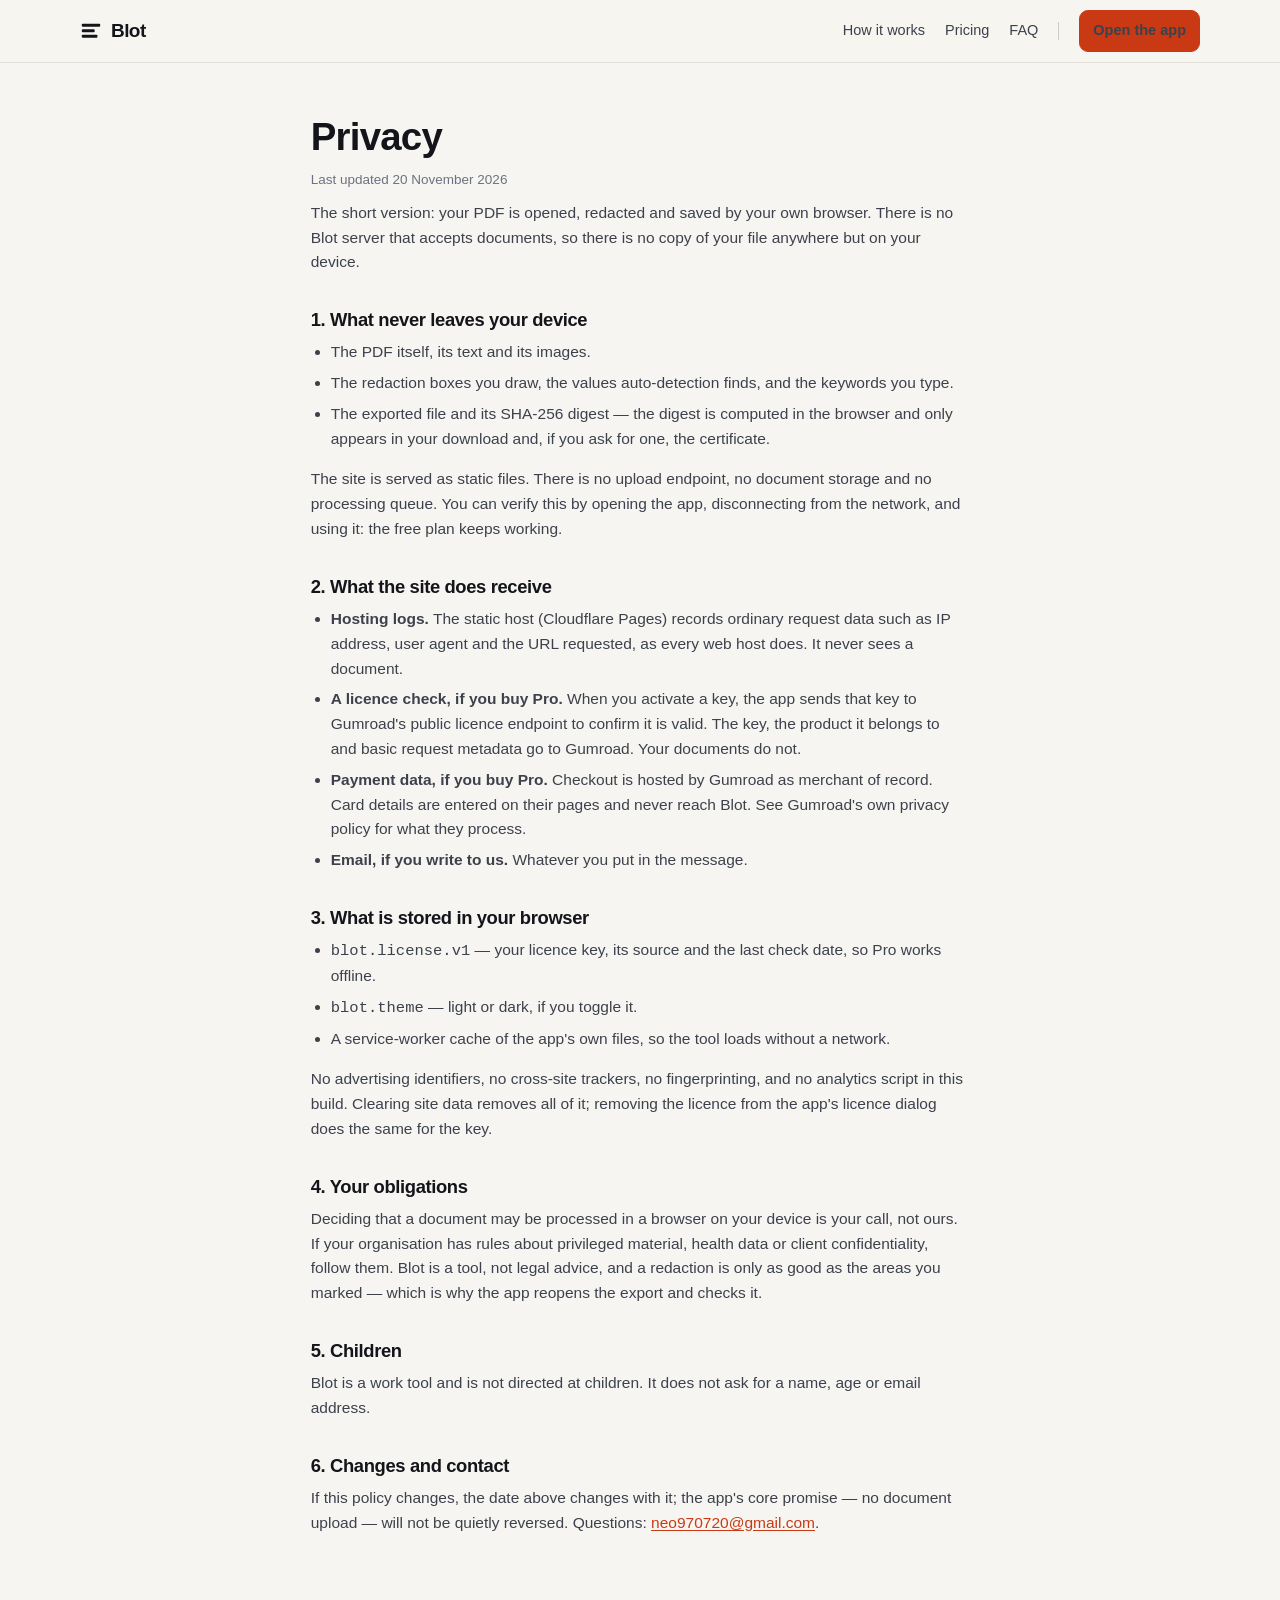
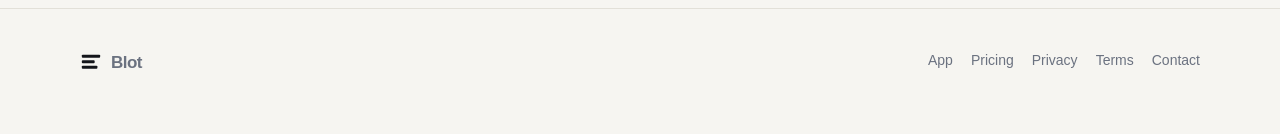
<file: privacy.html>
<!DOCTYPE html>
<html lang="en">
<head>
<meta charset="utf-8">
<meta name="viewport" content="width=device-width, initial-scale=1">
<title>Privacy — Blot</title>
<meta name="description" content="Blot runs in your browser. Your PDF is never uploaded. What the site does and does not collect: no accounts, no analytics by default, licence and theme stored locally.">
<link rel="canonical" href="https://neo970720.github.io/blot-pdf/privacy.html">
<meta name="theme-color" content="#f6f5f1" media="(prefers-color-scheme: light)">
<meta name="theme-color" content="#0d0e11" media="(prefers-color-scheme: dark)">
<meta property="og:type" content="website">
<meta property="og:title" content="Privacy — Blot">
<meta property="og:description" content="Your PDF is never uploaded. Here is exactly what leaves your browser, and what does not.">
<meta property="og:url" content="https://neo970720.github.io/blot-pdf/privacy.html">
<meta property="og:image" content="https://neo970720.github.io/blot-pdf/assets/og.png">
<link rel="icon" href="assets/favicon.svg" type="image/svg+xml">
<link rel="stylesheet" href="assets/style.css">
</head>
<body>
<header class="topbar">
  <div class="wrap topbar-inner">
    <a class="brand" href="index.html" aria-label="Blot home">
      <svg class="mark" viewBox="0 0 24 24" aria-hidden="true"><rect x="2" y="4" width="20" height="3.4" rx="1"/><rect x="2" y="10" width="14" height="3.4" rx="1"/><rect x="2" y="16" width="17" height="3.4" rx="1"/></svg>
      <span>Blot</span>
    </a>
    <nav class="nav" aria-label="Main">
      <a href="index.html#how">How it works</a>
      <a href="pricing.html">Pricing</a>
      <a href="index.html#faq">FAQ</a>
      <span class="navline" aria-hidden="true"></span>
      <a class="btn btn-accent btn-sm" href="app/index.html">Open the app</a>
    </nav>
  </div>
</header>

<main class="doc">
  <div class="wrap prose">
    <h1>Privacy</h1>
    <p class="updated">Last updated 20 November 2026</p>

    <p>The short version: your PDF is opened, redacted and saved by your own browser. There is no Blot server that accepts documents, so there is no copy of your file anywhere but on your device.</p>

    <h2>1. What never leaves your device</h2>
    <ul>
      <li>The PDF itself, its text and its images.</li>
      <li>The redaction boxes you draw, the values auto-detection finds, and the keywords you type.</li>
      <li>The exported file and its SHA-256 digest — the digest is computed in the browser and only appears in your download and, if you ask for one, the certificate.</li>
    </ul>
    <p>The site is served as static files. There is no upload endpoint, no document storage and no processing queue. You can verify this by opening the app, disconnecting from the network, and using it: the free plan keeps working.</p>

    <h2>2. What the site does receive</h2>
    <ul>
      <li><b>Hosting logs.</b> The static host (Cloudflare Pages) records ordinary request data such as IP address, user agent and the URL requested, as every web host does. It never sees a document.</li>
      <li><b>A licence check, if you buy Pro.</b> When you activate a key, the app sends that key to Gumroad's public licence endpoint to confirm it is valid. The key, the product it belongs to and basic request metadata go to Gumroad. Your documents do not.</li>
      <li><b>Payment data, if you buy Pro.</b> Checkout is hosted by Gumroad as merchant of record. Card details are entered on their pages and never reach Blot. See Gumroad's own privacy policy for what they process.</li>
      <li><b>Email, if you write to us.</b> Whatever you put in the message.</li>
    </ul>

    <h2>3. What is stored in your browser</h2>
    <ul>
      <li><span class="mono">blot.license.v1</span> — your licence key, its source and the last check date, so Pro works offline.</li>
      <li><span class="mono">blot.theme</span> — light or dark, if you toggle it.</li>
      <li>A service-worker cache of the app's own files, so the tool loads without a network.</li>
    </ul>
    <p>No advertising identifiers, no cross-site trackers, no fingerprinting, and no analytics script in this build. Clearing site data removes all of it; removing the licence from the app's licence dialog does the same for the key.</p>

    <h2>4. Your obligations</h2>
    <p>Deciding that a document may be processed in a browser on your device is your call, not ours. If your organisation has rules about privileged material, health data or client confidentiality, follow them. Blot is a tool, not legal advice, and a redaction is only as good as the areas you marked — which is why the app reopens the export and checks it.</p>

    <h2>5. Children</h2>
    <p>Blot is a work tool and is not directed at children. It does not ask for a name, age or email address.</p>

    <h2>6. Changes and contact</h2>
    <p>If this policy changes, the date above changes with it; the app's core promise — no document upload — will not be quietly reversed. Questions: <a class="link" href="mailto:neo970720@gmail.com">neo970720@gmail.com</a>.</p>
  </div>
</main>

<footer>
  <div class="wrap foot-grid">
    <div>
      <a class="brand" href="index.html" style="font-size:17px">
        <svg class="mark" viewBox="0 0 24 24" aria-hidden="true"><rect x="2" y="4" width="20" height="3.4" rx="1"/><rect x="2" y="10" width="14" height="3.4" rx="1"/><rect x="2" y="16" width="17" height="3.4" rx="1"/></svg>
        <span>Blot</span>
      </a>
    </div>
    <div class="foot-links">
      <a href="app/index.html">App</a>
      <a href="pricing.html">Pricing</a>
      <a href="privacy.html">Privacy</a>
      <a href="terms.html">Terms</a>
      <a href="mailto:neo970720@gmail.com">Contact</a>
    </div>
  </div>
</footer>
</body>
</html>
</file>
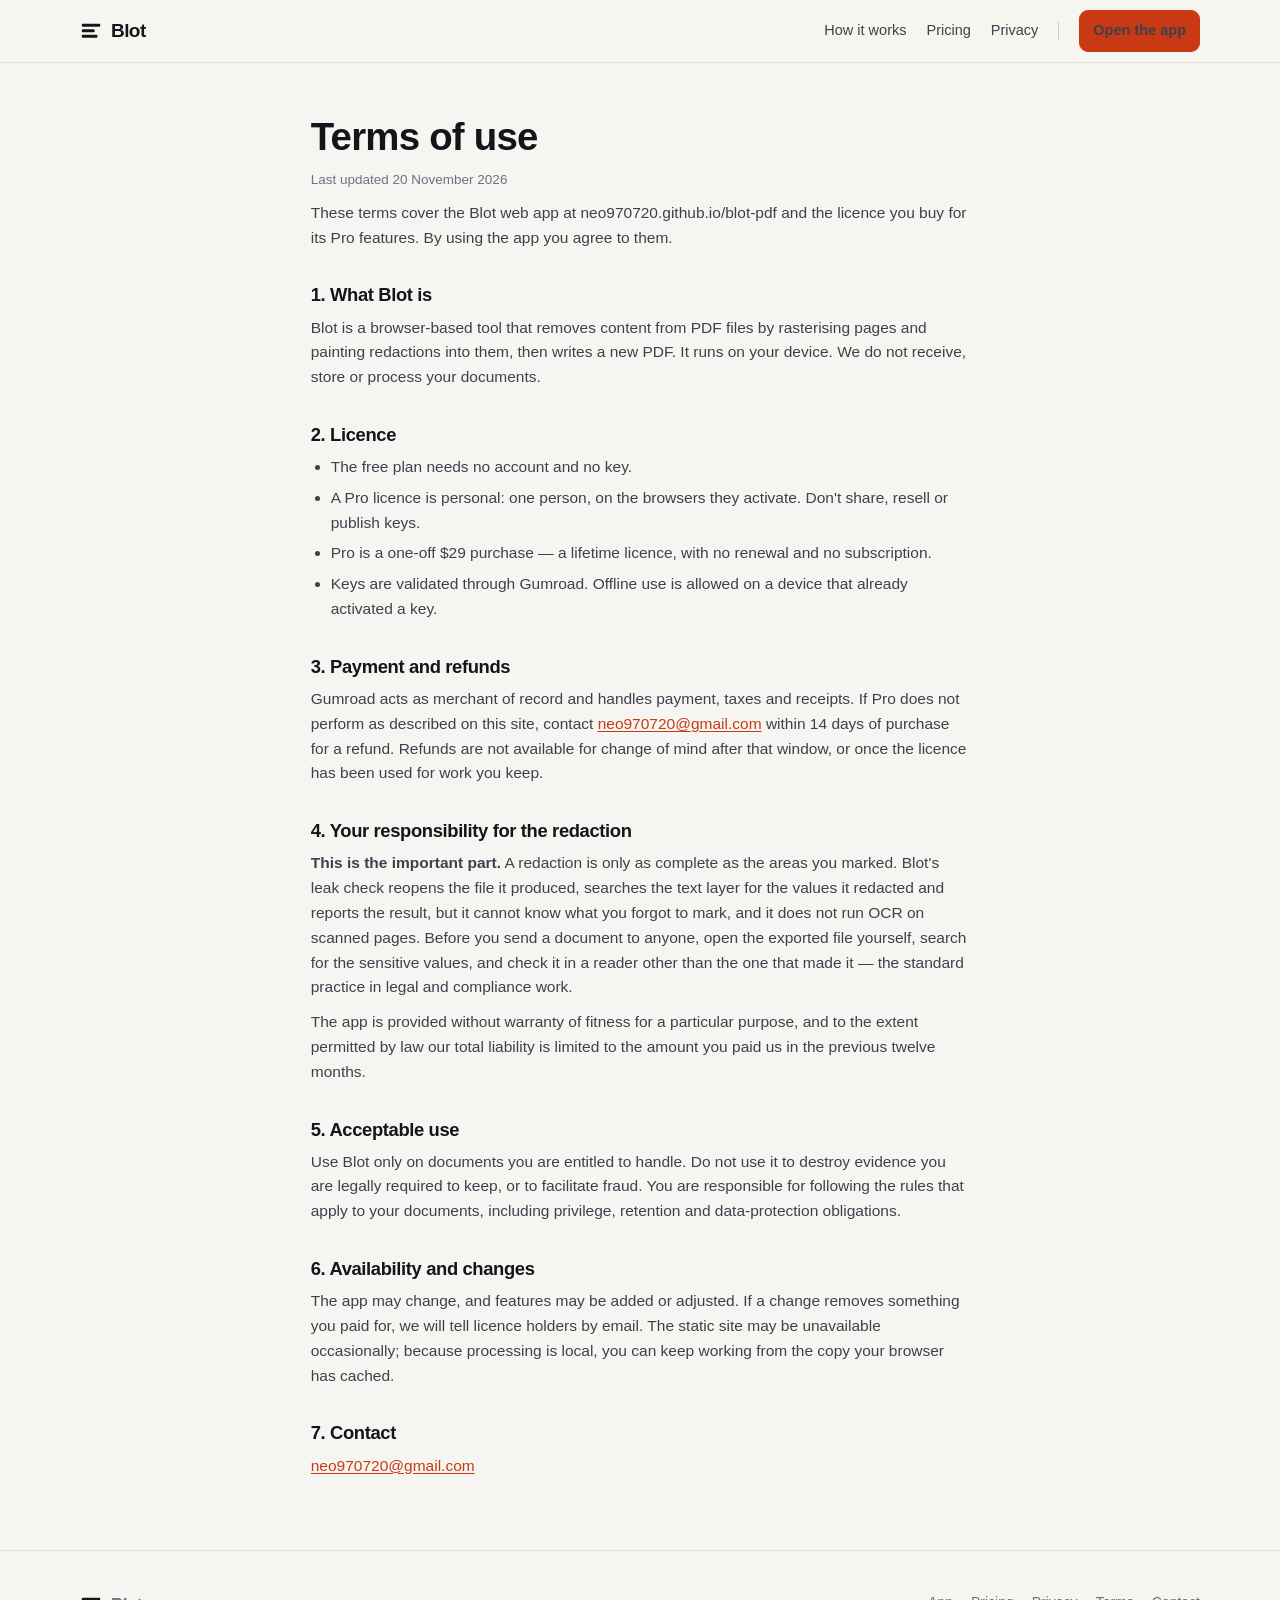
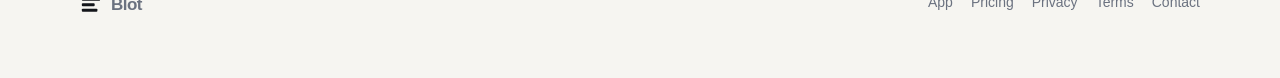
<file: terms.html>
<!DOCTYPE html>
<html lang="en">
<head>
<meta charset="utf-8">
<meta name="viewport" content="width=device-width, initial-scale=1">
<title>Terms — Blot</title>
<meta name="description" content="Terms of use for Blot: licence scope, what Pro includes, refunds, and the limits of the tool's responsibility for a redaction.">
<link rel="canonical" href="https://neo970720.github.io/blot-pdf/terms.html">
<meta name="theme-color" content="#f6f5f1" media="(prefers-color-scheme: light)">
<meta name="theme-color" content="#0d0e11" media="(prefers-color-scheme: dark)">
<meta property="og:type" content="website">
<meta property="og:title" content="Terms — Blot">
<meta property="og:url" content="https://neo970720.github.io/blot-pdf/terms.html">
<meta property="og:image" content="https://neo970720.github.io/blot-pdf/assets/og.png">
<link rel="icon" href="assets/favicon.svg" type="image/svg+xml">
<link rel="stylesheet" href="assets/style.css">
</head>
<body>
<header class="topbar">
  <div class="wrap topbar-inner">
    <a class="brand" href="index.html" aria-label="Blot home">
      <svg class="mark" viewBox="0 0 24 24" aria-hidden="true"><rect x="2" y="4" width="20" height="3.4" rx="1"/><rect x="2" y="10" width="14" height="3.4" rx="1"/><rect x="2" y="16" width="17" height="3.4" rx="1"/></svg>
      <span>Blot</span>
    </a>
    <nav class="nav" aria-label="Main">
      <a href="index.html#how">How it works</a>
      <a href="pricing.html">Pricing</a>
      <a href="privacy.html">Privacy</a>
      <span class="navline" aria-hidden="true"></span>
      <a class="btn btn-accent btn-sm" href="app/index.html">Open the app</a>
    </nav>
  </div>
</header>

<main class="doc">
  <div class="wrap prose">
    <h1>Terms of use</h1>
    <p class="updated">Last updated 20 November 2026</p>

    <p>These terms cover the Blot web app at neo970720.github.io/blot-pdf and the licence you buy for its Pro features. By using the app you agree to them.</p>

    <h2>1. What Blot is</h2>
    <p>Blot is a browser-based tool that removes content from PDF files by rasterising pages and painting redactions into them, then writes a new PDF. It runs on your device. We do not receive, store or process your documents.</p>

    <h2>2. Licence</h2>
    <ul>
      <li>The free plan needs no account and no key.</li>
      <li>A Pro licence is personal: one person, on the browsers they activate. Don't share, resell or publish keys.</li>
      <li>Pro is a one-off $29 purchase — a lifetime licence, with no renewal and no subscription.</li>
      <li>Keys are validated through Gumroad. Offline use is allowed on a device that already activated a key.</li>
    </ul>

    <h2>3. Payment and refunds</h2>
    <p>Gumroad acts as merchant of record and handles payment, taxes and receipts. If Pro does not perform as described on this site, contact <a class="link" href="mailto:neo970720@gmail.com">neo970720@gmail.com</a> within 14 days of purchase for a refund. Refunds are not available for change of mind after that window, or once the licence has been used for work you keep.</p>

    <h2>4. Your responsibility for the redaction</h2>
    <p><b>This is the important part.</b> A redaction is only as complete as the areas you marked. Blot's leak check reopens the file it produced, searches the text layer for the values it redacted and reports the result, but it cannot know what you forgot to mark, and it does not run OCR on scanned pages. Before you send a document to anyone, open the exported file yourself, search for the sensitive values, and check it in a reader other than the one that made it — the standard practice in legal and compliance work.</p>
    <p>The app is provided without warranty of fitness for a particular purpose, and to the extent permitted by law our total liability is limited to the amount you paid us in the previous twelve months.</p>

    <h2>5. Acceptable use</h2>
    <p>Use Blot only on documents you are entitled to handle. Do not use it to destroy evidence you are legally required to keep, or to facilitate fraud. You are responsible for following the rules that apply to your documents, including privilege, retention and data-protection obligations.</p>

    <h2>6. Availability and changes</h2>
    <p>The app may change, and features may be added or adjusted. If a change removes something you paid for, we will tell licence holders by email. The static site may be unavailable occasionally; because processing is local, you can keep working from the copy your browser has cached.</p>

    <h2>7. Contact</h2>
    <p><a class="link" href="mailto:neo970720@gmail.com">neo970720@gmail.com</a></p>
  </div>
</main>

<footer>
  <div class="wrap foot-grid">
    <div>
      <a class="brand" href="index.html" style="font-size:17px">
        <svg class="mark" viewBox="0 0 24 24" aria-hidden="true"><rect x="2" y="4" width="20" height="3.4" rx="1"/><rect x="2" y="10" width="14" height="3.4" rx="1"/><rect x="2" y="16" width="17" height="3.4" rx="1"/></svg>
        <span>Blot</span>
      </a>
    </div>
    <div class="foot-links">
      <a href="app/index.html">App</a>
      <a href="pricing.html">Pricing</a>
      <a href="privacy.html">Privacy</a>
      <a href="terms.html">Terms</a>
      <a href="mailto:neo970720@gmail.com">Contact</a>
    </div>
  </div>
</footer>
</body>
</html>
</file>
<file: assets/style.css>
/* Blot — browser-local PDF redaction. Hand-written CSS, no build step. */
:root {
  color-scheme: light;
  --paper: #f6f5f1;
  --paper-2: #fffefa;
  --ink: #13151a;
  --ink-2: #3c414c;
  --ink-3: #6b7280;
  --line: #e2e0d8;
  --line-2: #cfccc2;
  --accent: #c93a14;
  --accent-ink: #fff7f3;
  --accent-soft: #fbe9e2;
  --ok: #1c7a52;
  --ok-soft: #e4f3ec;
  --warn: #8a5a00;
  --warn-soft: #fbf1dc;
  --bar: #101114;
  --shadow: 0 1px 2px rgba(20, 22, 28, .06), 0 8px 24px -12px rgba(20, 22, 28, .18);
  --radius: 14px;
  --mono: ui-monospace, SFMono-Regular, Menlo, Consolas, monospace;
  --sans: -apple-system, BlinkMacSystemFont, "Segoe UI", Roboto, "Helvetica Neue", Arial, "Liberation Sans", sans-serif;
}
@media (prefers-color-scheme: dark) {
  :root {
    color-scheme: dark;
    --paper: #0d0e11;
    --paper-2: #14161b;
    --ink: #ecebe6;
    --ink-2: #b9bcc4;
    --ink-3: #8b909a;
    --line: #262930;
    --line-2: #363a43;
    --accent: #ff6a3d;
    --accent-ink: #1a0d07;
    --accent-soft: #2a1712;
    --ok: #6ee7b0;
    --ok-soft: #10231b;
    --warn: #f2c46b;
    --warn-soft: #241d10;
    --bar: #e9e8e2;
    --shadow: 0 1px 2px rgba(0, 0, 0, .5), 0 12px 32px -16px rgba(0, 0, 0, .8);
  }
}
html[data-theme="light"] { color-scheme: light; --paper:#f6f5f1; --paper-2:#fffefa; --ink:#13151a; --ink-2:#3c414c; --ink-3:#6b7280; --line:#e2e0d8; --line-2:#cfccc2; --accent:#c93a14; --accent-ink:#fff7f3; --accent-soft:#fbe9e2; --ok:#1c7a52; --ok-soft:#e4f3ec; --bar:#101114; }
html[data-theme="dark"] { color-scheme: dark; --paper:#0d0e11; --paper-2:#14161b; --ink:#ecebe6; --ink-2:#b9bcc4; --ink-3:#8b909a; --line:#262930; --line-2:#363a43; --accent:#ff6a3d; --accent-ink:#1a0d07; --accent-soft:#2a1712; --ok:#6ee7b0; --ok-soft:#10231b; --bar:#e9e8e2; }

* { box-sizing: border-box; }
[hidden] { display: none !important; }
html, body { margin: 0; padding: 0; }
body {
  background: var(--paper);
  color: var(--ink);
  font-family: var(--sans);
  font-size: 16px;
  line-height: 1.6;
  -webkit-font-smoothing: antialiased;
  text-rendering: optimizeLegibility;
}
a { color: inherit; text-decoration: none; }
a.link { color: var(--accent); text-decoration: underline; text-underline-offset: 2px; }
img, svg { max-width: 100%; }
h1, h2, h3, h4 { margin: 0; line-height: 1.15; letter-spacing: -.02em; font-weight: 650; font-family: var(--sans); }
p { margin: 0; }
button, input, select, textarea { font: inherit; color: inherit; }
:focus-visible { outline: 2px solid var(--accent); outline-offset: 2px; border-radius: 6px; }
.wrap { width: min(1120px, 100% - 40px); margin-inline: auto; }
.muted { color: var(--ink-3); }
.small { font-size: 13.5px; }
.mono { font-family: var(--mono); }
.sr-only { position: absolute; width: 1px; height: 1px; padding: 0; margin: -1px; overflow: hidden; clip: rect(0 0 0 0); white-space: nowrap; border: 0; }

/* ---------- top bar ---------- */
.topbar {
  position: sticky; top: 0; z-index: 40;
  background: color-mix(in srgb, var(--paper) 88%, transparent);
  backdrop-filter: saturate(1.4) blur(10px);
  border-bottom: 1px solid var(--line);
}
.topbar-inner { display: flex; align-items: center; gap: 22px; height: 62px; }
.brand { display: inline-flex; align-items: center; gap: 9px; font-weight: 700; letter-spacing: -.03em; font-size: 19px; }
.brand .mark { width: 22px; height: 22px; display: block; }
.brand .mark rect { fill: var(--ink); }
.nav { display: flex; align-items: center; gap: 20px; margin-left: auto; }
.nav a { color: var(--ink-2); font-size: 14.5px; }
.nav a:hover { color: var(--ink); }
.nav .navline { width: 1px; height: 18px; background: var(--line-2); }
.iconbtn { background: none; border: 1px solid var(--line-2); color: var(--ink-2); border-radius: 999px; padding: 6px 10px; cursor: pointer; display: inline-flex; align-items: center; gap: 6px; font-size: 13px; }
.iconbtn:hover { border-color: var(--ink-3); color: var(--ink); }

/* ---------- buttons ---------- */
.btn {
  --bg: var(--ink); --fg: var(--paper-2); --bd: var(--ink);
  display: inline-flex; align-items: center; justify-content: center; gap: 8px;
  background: var(--bg); color: var(--fg); border: 1px solid var(--bd);
  padding: 11px 18px; border-radius: 10px; font-weight: 600; font-size: 15px;
  cursor: pointer; transition: transform .06s ease, background .15s ease, opacity .15s;
  text-align: center; white-space: nowrap;
}
.btn:hover { transform: translateY(-1px); }
.btn:active { transform: translateY(0); }
.btn[disabled] { opacity: .45; cursor: not-allowed; transform: none; }
.btn-accent { --bg: var(--accent); --fg: var(--accent-ink); --bd: var(--accent); }
.btn-ghost { --bg: transparent; --fg: var(--ink); --bd: var(--line-2); }
.btn-quiet { --bg: transparent; --fg: var(--ink-2); --bd: transparent; padding: 8px 10px; }
.btn-sm { padding: 8px 13px; font-size: 13.5px; border-radius: 9px; }
.btn-block { width: 100%; }

/* ---------- landing ---------- */
.hero { padding: 74px 0 40px; }
.hero-grid { display: grid; grid-template-columns: 1.05fr .95fr; gap: 56px; align-items: center; }
.eyebrow { display: inline-flex; align-items: center; gap: 8px; font-size: 12.5px; letter-spacing: .09em; text-transform: uppercase; color: var(--ink-3); font-weight: 600; }
.eyebrow .dot { width: 6px; height: 6px; border-radius: 50%; background: var(--ok); box-shadow: 0 0 0 3px var(--ok-soft); }
h1.hero-title { font-size: clamp(2.2rem, 4.6vw, 3.55rem); margin: 18px 0 0; letter-spacing: -.035em; font-weight: 680; }
h1.hero-title .strike { position: relative; white-space: nowrap; }
h1.hero-title .strike::after {
  content: ""; position: absolute; left: -.02em; right: -.02em; bottom: -.06em;
  height: .085em; background: var(--accent); border-radius: 2px;
}
.hero-sub { margin-top: 18px; font-size: 18px; color: var(--ink-2); max-width: 34ch; }
.hero-cta { display: flex; flex-wrap: wrap; gap: 12px; margin-top: 26px; }
.hero-note { display: flex; gap: 16px; margin-top: 20px; font-size: 13px; color: var(--ink-3); flex-wrap: wrap; }
.hero-note span { display: inline-flex; align-items: center; gap: 6px; }
.tick { color: var(--ok); font-weight: 700; }

/* demo card */
.demo-card {
  background: var(--paper-2); border: 1px solid var(--line); border-radius: 18px;
  box-shadow: var(--shadow); overflow: hidden;
}
.demo-head { display: flex; align-items: center; gap: 8px; padding: 12px 14px; border-bottom: 1px solid var(--line); background: color-mix(in srgb, var(--paper) 60%, var(--paper-2)); }
.demo-head .dots { display: flex; gap: 5px; }
.demo-head .dots i { width: 9px; height: 9px; border-radius: 50%; background: var(--line-2); display: block; }
.demo-head .name { font-size: 12.5px; color: var(--ink-3); margin-left: 4px; font-family: var(--mono); }
.demo-body { position: relative; padding: 26px 28px 30px; }
.demo-paper { background: #fff; color: #14161a; border: 1px solid #e6e4dc; border-radius: 8px; padding: 20px 20px 24px; font-size: 13px; line-height: 1.75; position: relative; }
.demo-paper .ph { font-size: 11px; letter-spacing: .12em; text-transform: uppercase; color: #8a8f99; }
.demo-paper h4 { font-size: 15px; margin: 6px 0 12px; letter-spacing: -.01em; }
.demo-paper .ln { height: 7px; background: #ecebe6; border-radius: 3px; margin: 8px 0; }
.demo-paper .ln.w80 { width: 80%; } .demo-paper .ln.w60 { width: 60%; } .demo-paper .ln.w92 { width: 92%; }
.redactbar {
  display: inline-block; background: #111; color: #111; border-radius: 2px; padding: 0 3px;
  line-height: 1.35; vertical-align: baseline; transition: background .3s ease, color .3s ease;
}
.demo-card:hover .redactbar, .demo-card.is-swept .redactbar { background: #111; }
.demo-card .demo-badge {
  position: absolute; right: 16px; bottom: 14px; display: inline-flex; align-items: center; gap: 7px;
  background: var(--ok-soft); color: var(--ok); font-size: 12px; font-weight: 650; padding: 6px 10px; border-radius: 999px;
}
.demo-stamp { position: absolute; inset: 0; pointer-events: none; }
.demo-scan {
  position: absolute; left: 0; right: 0; height: 2px; background: linear-gradient(90deg, transparent, var(--accent), transparent);
  top: 12%; opacity: 0; animation: scan 3.4s ease-in-out infinite;
}
@keyframes scan { 0%,100% { opacity: 0; top: 12%; } 10% { opacity: .9; } 50% { top: 82%; opacity: .9; } 60% { opacity: 0; } }

/* sections */
section { padding: 64px 0; }
.section-head { max-width: 60ch; }
.section-head h2 { font-size: clamp(1.6rem, 2.6vw, 2.15rem); margin-top: 10px; }
.section-head p { margin-top: 12px; color: var(--ink-2); font-size: 17px; }
.kicker { font-size: 12.5px; letter-spacing: .1em; text-transform: uppercase; color: var(--ink-3); font-weight: 650; }

.grid3 { display: grid; grid-template-columns: repeat(3, 1fr); gap: 18px; margin-top: 34px; }
.card { background: var(--paper-2); border: 1px solid var(--line); border-radius: var(--radius); padding: 22px; }
.card h3 { font-size: 16.5px; margin-bottom: 8px; }
.card p { color: var(--ink-2); font-size: 14.5px; }
.card .num { font-family: var(--mono); font-size: 12px; color: var(--ink-3); }
.card .ico { width: 30px; height: 30px; margin-bottom: 14px; color: var(--accent); }

.compare { margin-top: 34px; border: 1px solid var(--line); border-radius: var(--radius); overflow: hidden; background: var(--paper-2); }
table { width: 100%; border-collapse: collapse; font-size: 14.5px; }
th, td { text-align: left; padding: 13px 16px; border-bottom: 1px solid var(--line); vertical-align: top; }
th { font-size: 12.5px; letter-spacing: .06em; text-transform: uppercase; color: var(--ink-3); font-weight: 650; background: color-mix(in srgb, var(--paper) 55%, var(--paper-2)); }
tr:last-child td { border-bottom: 0; }
td.yes { color: var(--ok); font-weight: 600; }
td.no { color: var(--ink-3); }
.table-scroll { overflow-x: auto; }

/* pricing */
.price-grid { display: grid; grid-template-columns: repeat(2, 1fr); gap: 20px; margin-top: 34px; align-items: stretch; }
.plan { background: var(--paper-2); border: 1px solid var(--line); border-radius: 18px; padding: 26px; display: flex; flex-direction: column; }
.plan.featured { border-color: var(--accent); box-shadow: 0 0 0 1px var(--accent), var(--shadow); position: relative; }
.plan .tag { position: absolute; top: -12px; left: 24px; background: var(--accent); color: var(--accent-ink); font-size: 11.5px; font-weight: 700; letter-spacing: .05em; text-transform: uppercase; padding: 4px 9px; border-radius: 999px; }
.plan h3 { font-size: 18px; }
.plan .price { font-size: 40px; font-weight: 680; letter-spacing: -.035em; margin-top: 14px; line-height: 1; }
.plan .price small { font-size: 14px; font-weight: 500; color: var(--ink-3); letter-spacing: 0; }
.plan ul { list-style: none; padding: 0; margin: 20px 0 24px; display: grid; gap: 10px; font-size: 14.5px; color: var(--ink-2); }
.plan ul li { display: grid; grid-template-columns: 18px 1fr; gap: 8px; }
.plan ul li .tick { line-height: 1.5; }
.plan ul li.off { color: var(--ink-3); }
.plan ul li.off .tick { color: var(--ink-3); }
.plan .spacer { flex: 1; }

/* faq */
.faq { margin-top: 30px; border-top: 1px solid var(--line); }
details { border-bottom: 1px solid var(--line); padding: 16px 0; }
summary { cursor: pointer; font-weight: 600; font-size: 16px; list-style: none; display: flex; justify-content: space-between; gap: 16px; }
summary::-webkit-details-marker { display: none; }
summary::after { content: "+"; color: var(--ink-3); font-weight: 400; font-size: 20px; line-height: 1; }
details[open] summary::after { content: "–"; }
details p { margin-top: 10px; color: var(--ink-2); font-size: 15px; max-width: 72ch; }

/* footer */
footer { border-top: 1px solid var(--line); padding: 40px 0 56px; color: var(--ink-3); font-size: 14px; }
.foot-grid { display: flex; flex-wrap: wrap; gap: 24px; justify-content: space-between; align-items: flex-start; }
.foot-links { display: flex; gap: 18px; flex-wrap: wrap; }
.foot-links a:hover { color: var(--ink); }

/* ---------- app shell ---------- */
body.app { height: 100dvh; display: flex; flex-direction: column; overflow: hidden; background: var(--paper); }
.appbar { display: flex; align-items: center; gap: 12px; padding: 0 16px; height: 58px; border-bottom: 1px solid var(--line); background: var(--paper-2); flex: 0 0 auto; }
.appbar .brand { font-size: 17px; }
.appbar .filemeta { font-size: 13px; color: var(--ink-3); margin-left: 6px; overflow: hidden; text-overflow: ellipsis; white-space: nowrap; max-width: 34vw; }
.appbar .right { margin-left: auto; display: flex; align-items: center; gap: 8px; }
.tools-toggle { display: none; }
.pro-badge { font-size: 11.5px; font-weight: 700; letter-spacing: .06em; text-transform: uppercase; padding: 4px 8px; border-radius: 999px; background: var(--acne-soft, var(--accent-soft)); color: var(--accent); border: 1px solid color-mix(in srgb, var(--accent) 40%, transparent); display: none; }
.pro-badge.on { display: inline-block; }

.workspace { flex: 1; min-height: 0; display: grid; grid-template-columns: 290px 1fr; }
.side { border-right: 1px solid var(--line); background: var(--paper-2); overflow-y: auto; padding: 14px; display: flex; flex-direction: column; gap: 14px; }
.side h3 { font-size: 12px; letter-spacing: .08em; text-transform: uppercase; color: var(--ink-3); margin-bottom: 8px; }
.panel { border: 1px solid var(--line); border-radius: 12px; padding: 12px; background: var(--paper); }
.chiprow { display: flex; flex-wrap: wrap; gap: 6px; }
.chip { font-size: 12.5px; border: 1px solid var(--line-2); border-radius: 999px; padding: 4px 9px; color: var(--ink-2); background: var(--paper-2); cursor: pointer; }
.chip[aria-pressed="true"] { background: var(--ink); color: var(--paper-2); border-color: var(--ink); }
.chip:hover { border-color: var(--ink-3); }
.field { display: grid; gap: 5px; margin-top: 10px; }
.field label { font-size: 12.5px; color: var(--ink-3); }
.input, select.input, textarea.input {
  width: 100%; background: var(--paper-2); border: 1px solid var(--line-2); border-radius: 8px;
  padding: 8px 10px; font-size: 14px; min-width: 0;
}
textarea.input { resize: vertical; min-height: 58px; font-family: var(--mono); font-size: 12.5px; }
.row2 { display: grid; grid-template-columns: 1fr 1fr; gap: 8px; }
.list { display: grid; gap: 6px; max-height: 220px; overflow: auto; }
.list .item { display: flex; align-items: center; gap: 8px; font-size: 13px; padding: 6px 8px; border-radius: 8px; background: var(--paper-2); border: 1px solid var(--line); }
.list .item .txt { flex: 1; overflow: hidden; text-overflow: ellipsis; white-space: nowrap; font-family: var(--mono); font-size: 12px; }
.list .item button { background: none; border: 0; color: var(--ink-3); cursor: pointer; font-size: 15px; line-height: 1; padding: 2px 4px; border-radius: 5px; }
.list .item button:hover { color: var(--accent); background: var(--accent-soft); }
.empty-note { font-size: 12.5px; color: var(--ink-3); }

.canvasarea { position: relative; overflow: auto; background:
  radial-gradient(circle at 1px 1px, color-mix(in srgb, var(--ink) 8%, transparent) 1px, transparent 0) 0 0 / 16px 16px,
  color-mix(in srgb, var(--paper) 92%, var(--ink)); display: flex; flex-direction: column; align-items: center; padding: 22px 22px 40px; }
.pagecard { position: relative; background: #fff; box-shadow: 0 2px 4px rgba(0,0,0,.12), 0 18px 40px -22px rgba(0,0,0,.45); border-radius: 2px; }
.pagecard canvas { display: block; border-radius: 2px; }
.overlay { position: absolute; inset: 0; cursor: crosshair; touch-action: none; }
.redact-box { position: absolute; background: var(--bar); border-radius: 1px; box-shadow: 0 0 0 1px color-mix(in srgb, var(--accent) 70%, transparent); cursor: move; }
.redact-box.draft { background: color-mix(in srgb, var(--bar) 55%, transparent); box-shadow: 0 0 0 1px var(--accent); }
.redact-box .rm { position: absolute; top: -9px; right: -9px; width: 18px; height: 18px; border-radius: 50%; background: var(--accent); color: var(--accent-ink); border: 0; font-size: 12px; line-height: 1; display: none; cursor: pointer; }
.redact-box.selected { box-shadow: 0 0 0 2px var(--accent); }
.redact-box.selected .rm, .redact-box:hover .rm { display: block; }

.pagebar { display: flex; align-items: center; gap: 10px; margin-top: 16px; background: var(--paper-2); border: 1px solid var(--line); border-radius: 999px; padding: 5px 8px; box-shadow: var(--shadow); position: sticky; bottom: 8px; }
.pagebar button { background: none; border: 0; color: var(--ink-2); cursor: pointer; font-size: 14px; padding: 5px 9px; border-radius: 999px; }
.pagebar button:hover { background: var(--paper); color: var(--ink); }
.pagebar .pg { font-size: 13px; font-variant-numeric: tabular-nums; color: var(--ink-2); min-width: 74px; text-align: center; }
.pagebar .divider { width: 1px; height: 16px; background: var(--line-2); }

.dropzone {
  position: absolute; inset: 0; display: grid; place-items: center; padding: 24px; background: color-mix(in srgb, var(--paper) 92%, transparent);
  backdrop-filter: blur(2px); z-index: 5;
}
.dropzone.dragover { background: var(--accent-soft); }
.dropinner { text-align: center; max-width: 460px; border: 1.5px dashed var(--line-2); border-radius: 18px; padding: 40px 28px; background: var(--paper-2); }
.dropinner h2 { font-size: 20px; margin-bottom: 8px; }
.dropinner p { color: var(--ink-2); font-size: 14.5px; }
.dropinner .btn { margin-top: 18px; }
.dropinner .tiny { margin-top: 14px; font-size: 12.5px; color: var(--ink-3); }

.toast { position: fixed; left: 50%; bottom: 26px; transform: translate(-50%, 20px); background: var(--ink); color: var(--paper-2); padding: 10px 16px; border-radius: 10px; font-size: 14px; opacity: 0; pointer-events: none; transition: all .2s ease; z-index: 90; box-shadow: var(--shadow); max-width: min(560px, 90vw); }
.toast.show { opacity: 1; transform: translate(-50%, 0); }
.toast.bad { background: #8f1d0c; color: #fff; }
.toast.good { background: #14532d; color: #fff; }

/* modal */
.modal-backdrop { position: fixed; inset: 0; background: rgba(8,9,11,.55); display: none; align-items: center; justify-content: center; padding: 20px; z-index: 80; }
.modal-backdrop.show { display: flex; }
.modal { background: var(--paper-2); border: 1px solid var(--line); border-radius: 16px; width: min(520px, 100%); padding: 24px; box-shadow: var(--shadow); max-height: 90dvh; overflow: auto; }
.modal h2 { font-size: 20px; }
.modal p { color: var(--ink-2); font-size: 14.5px; margin-top: 8px; }
.modal .actions { display: flex; gap: 10px; justify-content: flex-end; margin-top: 20px; flex-wrap: wrap; }
.modal .actions .btn-quiet { margin-right: auto; }

/* verify report */
.report { border: 1px solid var(--line); border-radius: 12px; padding: 14px; background: var(--paper); font-size: 13.5px; }
.report .verdict { display: flex; align-items: center; gap: 8px; font-weight: 650; }
.report .verdict.ok { color: var(--ok); }
.report .verdict.bad { color: var(--accent); }
.report ul { margin: 10px 0 0; padding-left: 18px; color: var(--ink-2); }
.kv { display: grid; grid-template-columns: auto 1fr; gap: 4px 12px; margin-top: 10px; font-size: 12.5px; }
.kv dt { color: var(--ink-3); }
.kv dd { margin: 0; font-variant-numeric: tabular-nums; }

body.app .toast { bottom: 84px; }

/* legal pages */
.doc { padding: 52px 0 72px; }
.doc .prose { max-width: 74ch; }
.prose h1 { font-size: clamp(1.8rem, 3vw, 2.4rem); }
.prose h2 { font-size: 1.15rem; margin: 34px 0 8px; }
.prose p, .prose li { color: var(--ink-2); font-size: 15.5px; }
.prose p { margin-top: 10px; }
.prose ul { margin-top: 10px; padding-left: 20px; }
.prose li { margin-top: 6px; }
.prose .updated { margin-top: 10px; color: var(--ink-3); font-size: 13.5px; }

/* responsive */
@media (max-width: 900px) {
  .hero { padding: 44px 0 24px; }
  .hero-grid { grid-template-columns: 1fr; gap: 34px; }
  .hero-sub { max-width: none; }
  .grid3 { grid-template-columns: 1fr; }
  .price-grid { grid-template-columns: 1fr; }
  .nav a.hide-sm { display: none; }
  .nav .navline { display: none; }
  .workspace { grid-template-columns: 1fr; grid-template-rows: auto 1fr; }
  .side { display: none; border-right: 0; border-bottom: 1px solid var(--line); padding: 10px; gap: 10px; }
  body.tools-open .side {
    display: grid; grid-template-columns: 1fr; align-content: start;
    max-height: 52dvh; overflow-y: auto; overflow-x: hidden;
  }
  body.tools-open .side .panel { min-width: 0; width: auto; }
  body.tools-open .side .panel h3 { margin-bottom: 6px; }
  body.tools-open .side .chiprow { gap: 5px; }
  .tools-toggle { display: inline-flex; }
  .canvasarea { padding: 12px; }
  .appbar .filemeta { max-width: 40vw; }
  .appbar { padding: 0 10px; gap: 8px; height: 54px; }
  .appbar .brand span.word { display: none; }
}
@media (max-width: 560px) {
  .wrap { width: min(1120px, 100% - 28px); }
  h1.hero-title { font-size: 2rem; }
  .hero-cta .btn { flex: 1 1 auto; }
  .demo-body { padding: 16px; }
  .modal { padding: 18px; }
  th, td { padding: 10px 11px; font-size: 13.5px; }
}
@media (prefers-reduced-motion: reduce) {
  * { animation-duration: .001ms !important; transition-duration: .001ms !important; }
}
</file>
